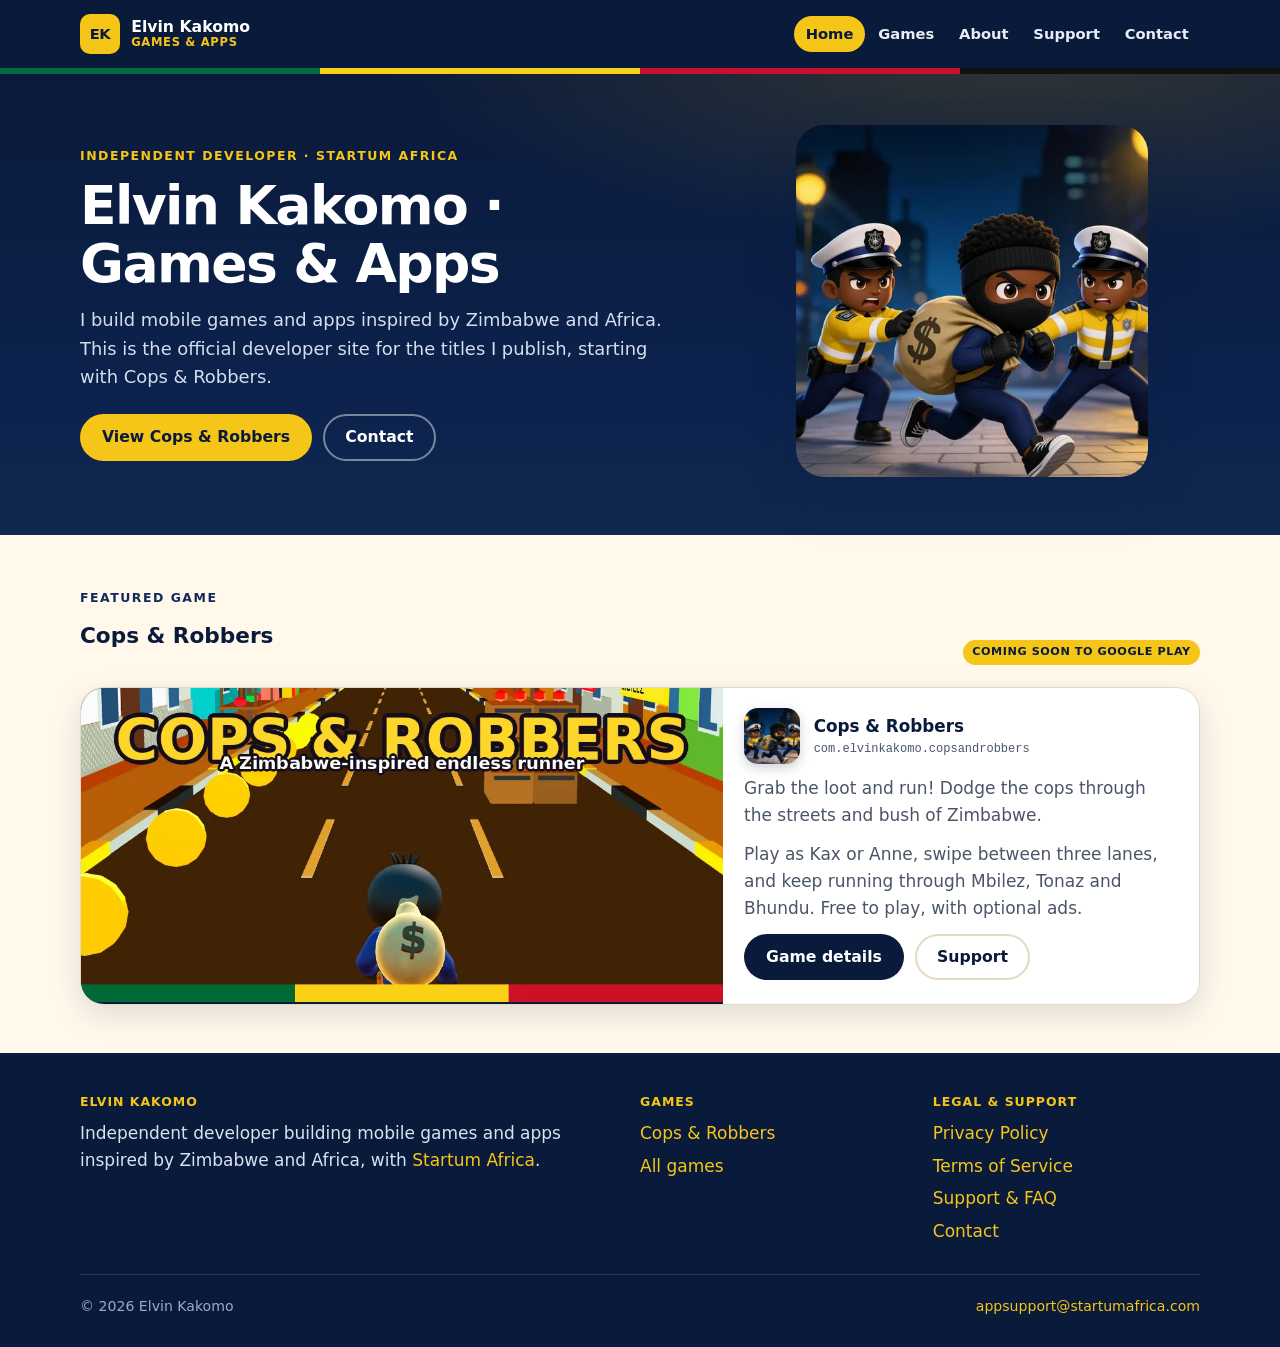
<file: index.html>
<!DOCTYPE html>
<html lang="en">
<head>
  <meta charset="utf-8">
  <meta name="viewport" content="width=device-width, initial-scale=1">
  <meta name="theme-color" content="#0A1A3A">
  <title>Elvin Kakomo · Games &amp; Apps</title>
  <meta name="description" content="Independent developer building mobile games and apps inspired by Zimbabwe and Africa. Home of Cops & Robbers, coming soon to Google Play.">
  <link rel="canonical" href="https://elvinanesu.github.io/">
  <link rel="icon" href="/assets/img/favicon.ico" sizes="any">
  <link rel="icon" type="image/png" sizes="32x32" href="/assets/img/favicon-32.png">
  <link rel="apple-touch-icon" href="/assets/img/apple-touch-icon.png">
  <meta property="og:type" content="website">
  <meta property="og:site_name" content="Elvin Kakomo · Games &amp; Apps">
  <meta property="og:title" content="Elvin Kakomo · Games &amp; Apps">
  <meta property="og:description" content="Independent developer building mobile games and apps inspired by Zimbabwe and Africa. Home of Cops & Robbers, coming soon to Google Play.">
  <meta property="og:url" content="https://elvinanesu.github.io/">
  <meta property="og:image" content="https://elvinanesu.github.io/assets/img/og-image.jpg">
  <meta property="og:image:width" content="1200">
  <meta property="og:image:height" content="630">
  <meta property="og:image:alt" content="Cops &amp; Robbers — a Zimbabwe-inspired endless runner">
  <meta name="twitter:card" content="summary_large_image">
  <meta name="twitter:title" content="Elvin Kakomo · Games &amp; Apps">
  <meta name="twitter:description" content="Independent developer building mobile games and apps inspired by Zimbabwe and Africa. Home of Cops & Robbers, coming soon to Google Play.">
  <meta name="twitter:image" content="https://elvinanesu.github.io/assets/img/og-image.jpg">
  <link rel="stylesheet" href="/assets/css/style.css">
  <script type="application/ld+json">
  {
    "@context": "https://schema.org",
    "@type": "Person",
    "name": "Elvin Kakomo",
    "url": "https://elvinanesu.github.io/",
    "email": "appsupport@startumafrica.com",
    "affiliation": {
      "@type": "Organization",
      "name": "Startum Africa",
      "url": "https://startumafrica.com"
    }
  }
  </script>
</head>
<body>
  <a class="skip" href="#main">Skip to content</a>
  <header class="site-header">
    <div class="wrap header-bar">
      <a class="brand" href="/">
        <span class="brand-mark" aria-hidden="true">EK</span>
        <span class="brand-text">
          <span class="brand-name">Elvin Kakomo</span>
          <span class="brand-tag">Games &amp; Apps</span>
        </span>
      </a>
      <nav class="nav" aria-label="Primary">
        <a href="/" aria-current="page">Home</a>
        <a href="/games.html">Games</a>
        <a href="/about.html">About</a>
        <a href="/support.html">Support</a>
        <a href="/contact.html">Contact</a>
      </nav>
    </div>
    <div class="flag-stripe" aria-hidden="true"></div>
  </header>

  <main id="main">
    <section class="hero">
      <div class="wrap hero-grid">
        <div>
          <p class="kicker">Independent developer · <a href="https://startumafrica.com">Startum Africa</a></p>
          <h1>Elvin Kakomo · Games &amp; Apps</h1>
          <p class="lead">I build mobile games and apps inspired by Zimbabwe and Africa. This is the official developer site for the titles I publish, starting with Cops &amp; Robbers.</p>
          <div class="actions">
            <a class="btn btn-gold" href="/cops-and-robbers/">View Cops &amp; Robbers</a>
            <a class="btn btn-ghost" href="/contact.html">Contact</a>
          </div>
        </div>
        <div class="hero-art">
          <img src="/assets/img/icon.webp" width="512" height="512" alt="Cops &amp; Robbers icon: a robber carrying a loot bag, chased by two police officers.">
        </div>
      </div>
    </section>

    <section class="section" aria-labelledby="featured-heading">
      <div class="wrap">
        <div class="section-head">
          <div>
            <p class="kicker" style="color:var(--navy-2)">Featured game</p>
            <h2 id="featured-heading">Cops &amp; Robbers</h2>
          </div>
          <span class="badge badge-soon">Coming soon to Google Play</span>
        </div>

        <article class="feature-card">
          <div class="art">
            <picture>
              <source type="image/webp" srcset="/assets/img/feature.webp">
              <img src="/assets/img/feature.jpg" width="1024" height="500" alt="Cops &amp; Robbers feature art: running down a three-lane street, collecting gold coins, with a Zimbabwe-flag colour stripe.">
            </picture>
          </div>
          <div class="body">
            <div class="title-row">
              <img src="/assets/img/icon-256.webp" width="256" height="256" alt="">
              <div>
                <h3>Cops &amp; Robbers</h3>
                <p class="pkg">com.elvinkakomo.copsandrobbers</p>
              </div>
            </div>
            <p>Grab the loot and run! Dodge the cops through the streets and bush of Zimbabwe.</p>
            <p>Play as Kax or Anne, swipe between three lanes, and keep running through Mbilez, Tonaz and Bhundu. Free to play, with optional ads.</p>
            <div class="actions">
              <a class="btn btn-navy" href="/cops-and-robbers/">Game details</a>
              <a class="btn btn-outline" href="/support.html">Support</a>
            </div>
          </div>
        </article>
      </div>
    </section>
  </main>
  <footer class="site-footer">
    <div class="wrap">
      <div class="footer-grid">
        <div>
          <h2>Elvin Kakomo</h2>
          <p>Independent developer building mobile games and apps inspired by Zimbabwe and Africa, with <a href="https://startumafrica.com">Startum Africa</a>.</p>
        </div>
        <div>
          <h2>Games</h2>
          <ul class="footer-links">
            <li><a href="/cops-and-robbers/">Cops &amp; Robbers</a></li>
            <li><a href="/games.html">All games</a></li>
          </ul>
        </div>
        <div>
          <h2>Legal &amp; support</h2>
          <ul class="footer-links">
            <li><a href="/cops-and-robbers/privacy.html">Privacy Policy</a></li>
            <li><a href="/cops-and-robbers/terms.html">Terms of Service</a></li>
            <li><a href="/support.html">Support &amp; FAQ</a></li>
            <li><a href="/contact.html">Contact</a></li>
          </ul>
        </div>
      </div>
      <div class="footer-bottom">
        <p>© 2026 Elvin Kakomo</p>
        <p><a href="mailto:appsupport@startumafrica.com">appsupport@startumafrica.com</a></p>
      </div>
    </div>
  </footer>
</body>
</html>
</file>
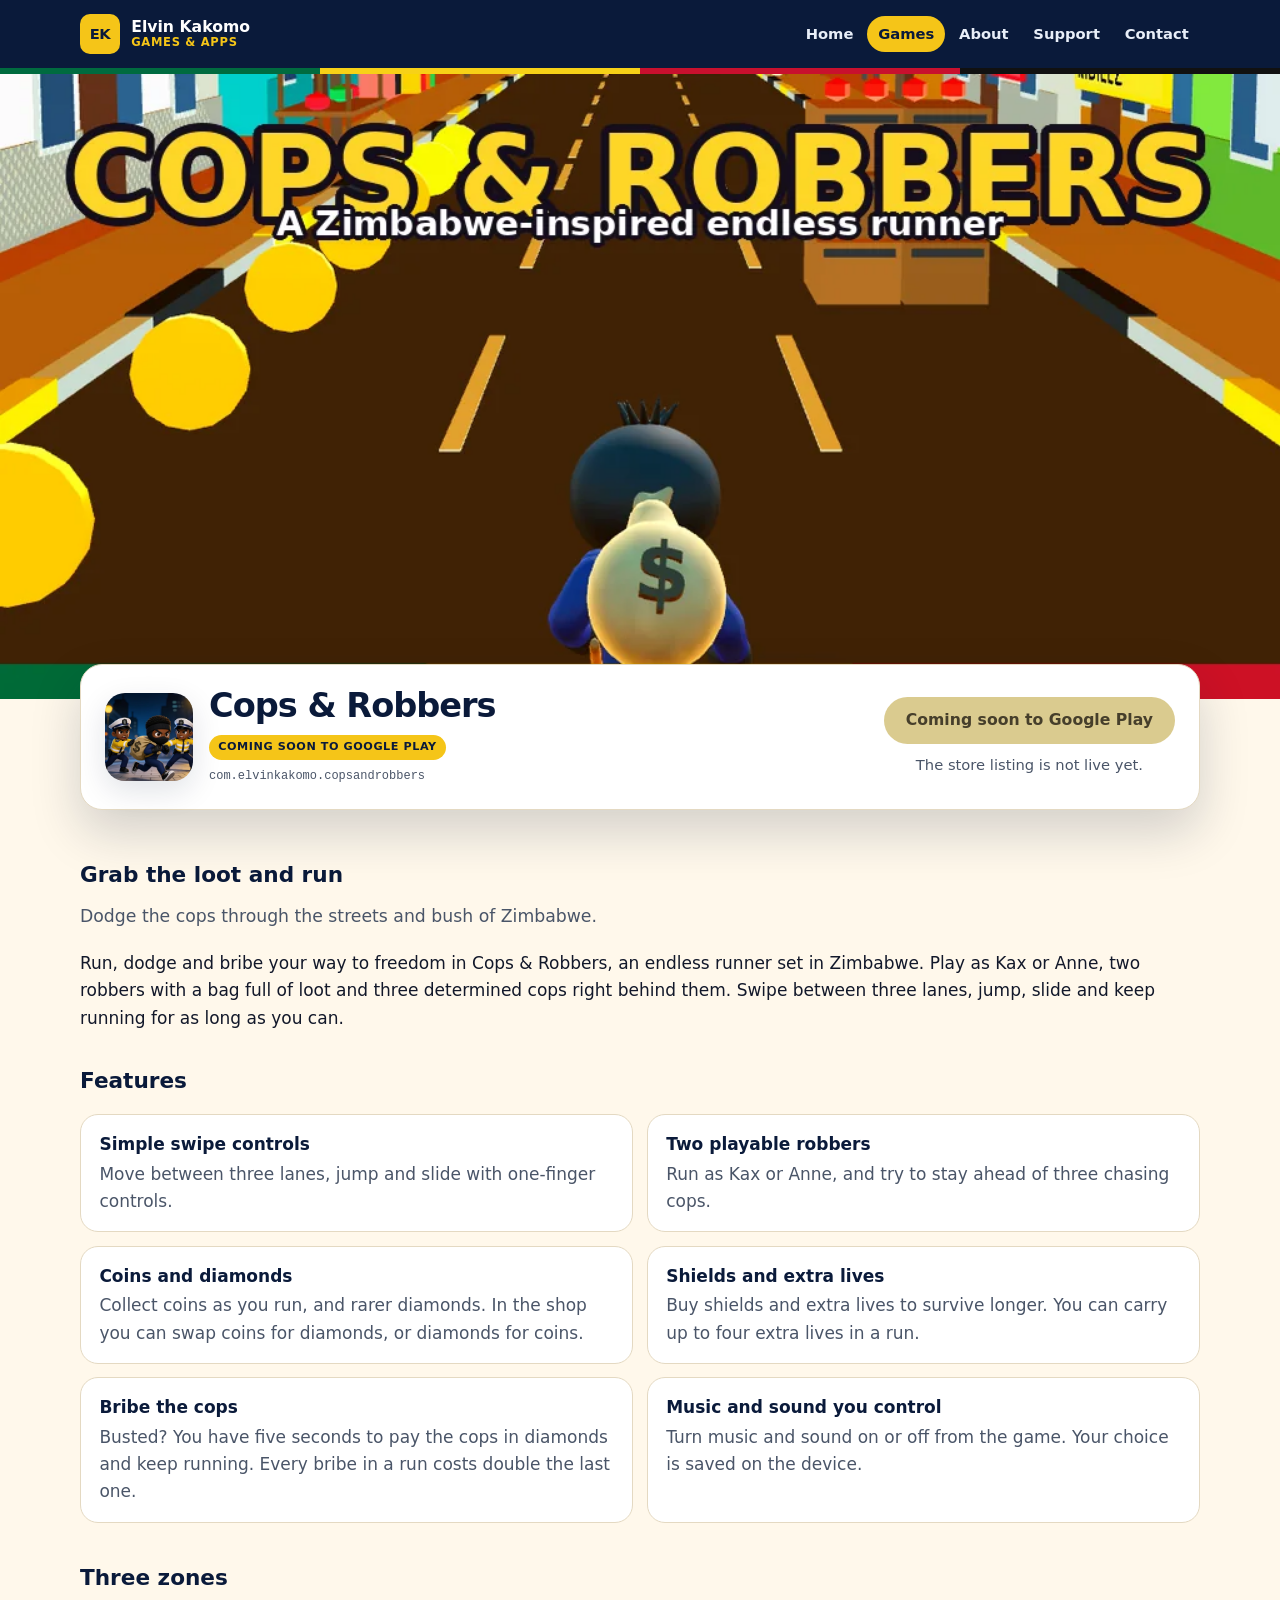
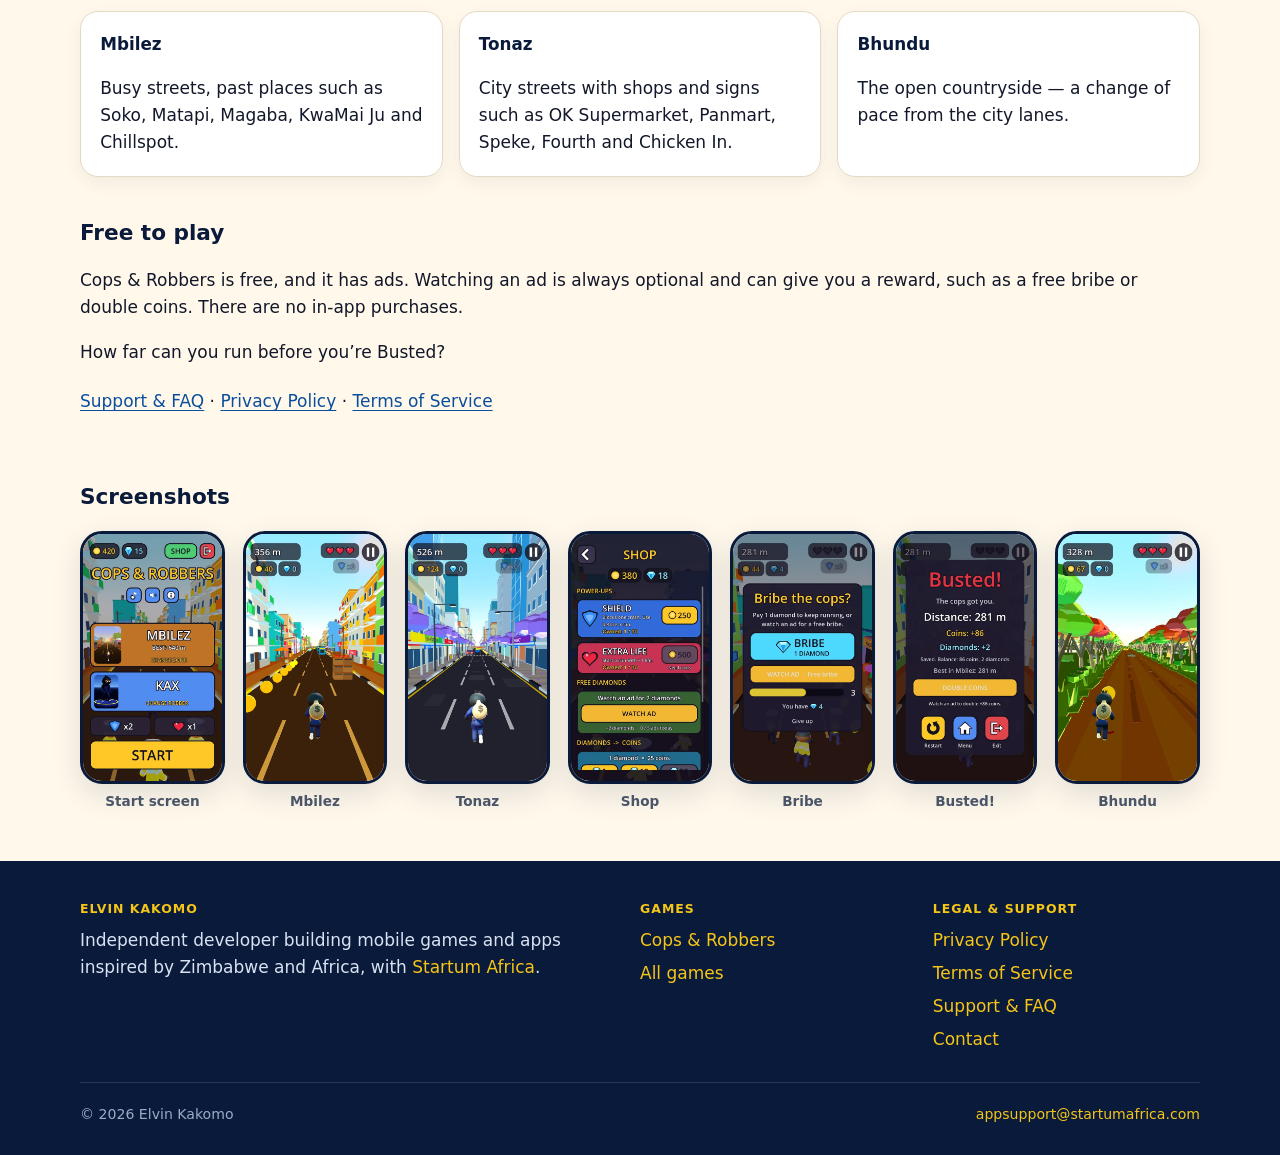
<file: cops-and-robbers/index.html>
<!DOCTYPE html>
<html lang="en">
<head>
  <meta charset="utf-8">
  <meta name="viewport" content="width=device-width, initial-scale=1">
  <meta name="theme-color" content="#0A1A3A">
  <title>Cops &amp; Robbers — Elvin Kakomo</title>
  <meta name="description" content="Grab the loot and run! Dodge the cops through the streets and bush of Zimbabwe. A 3D endless runner by Elvin Kakomo, coming soon to Google Play.">
  <link rel="canonical" href="https://elvinanesu.github.io/cops-and-robbers/">
  <link rel="icon" href="/assets/img/favicon.ico" sizes="any">
  <link rel="icon" type="image/png" sizes="32x32" href="/assets/img/favicon-32.png">
  <link rel="apple-touch-icon" href="/assets/img/apple-touch-icon.png">
  <meta property="og:type" content="website">
  <meta property="og:site_name" content="Elvin Kakomo · Games &amp; Apps">
  <meta property="og:title" content="Cops &amp; Robbers — Coming soon to Google Play">
  <meta property="og:description" content="Grab the loot and run! Dodge the cops through the streets and bush of Zimbabwe. A 3D endless runner by Elvin Kakomo, coming soon to Google Play.">
  <meta property="og:url" content="https://elvinanesu.github.io/cops-and-robbers/">
  <meta property="og:image" content="https://elvinanesu.github.io/assets/img/og-image.jpg">
  <meta property="og:image:width" content="1200">
  <meta property="og:image:height" content="630">
  <meta property="og:image:alt" content="Cops &amp; Robbers — a Zimbabwe-inspired endless runner">
  <meta name="twitter:card" content="summary_large_image">
  <meta name="twitter:title" content="Cops &amp; Robbers — Coming soon to Google Play">
  <meta name="twitter:description" content="Grab the loot and run! Dodge the cops through the streets and bush of Zimbabwe. A 3D endless runner by Elvin Kakomo, coming soon to Google Play.">
  <meta name="twitter:image" content="https://elvinanesu.github.io/assets/img/og-image.jpg">
  <link rel="stylesheet" href="/assets/css/style.css">
  <script type="application/ld+json">
  {
    "@context": "https://schema.org",
    "@type": "SoftwareApplication",
    "name": "Cops & Robbers",
    "operatingSystem": "Android",
    "applicationCategory": "GameApplication",
    "genre": "Arcade",
    "description": "Grab the loot and run! Dodge the cops through the streets and bush of Zimbabwe.",
    "offers": {
      "@type": "Offer",
      "price": "0",
      "priceCurrency": "USD",
      "availability": "https://schema.org/PreOrder"
    },
    "author": {
      "@type": "Person",
      "name": "Elvin Kakomo",
      "url": "https://elvinanesu.github.io/"
    }
  }
  </script>
</head>
<body>
  <a class="skip" href="#main">Skip to content</a>
  <header class="site-header">
    <div class="wrap header-bar">
      <a class="brand" href="/">
        <span class="brand-mark" aria-hidden="true">EK</span>
        <span class="brand-text">
          <span class="brand-name">Elvin Kakomo</span>
          <span class="brand-tag">Games &amp; Apps</span>
        </span>
      </a>
      <nav class="nav" aria-label="Primary">
        <a href="/">Home</a>
        <a href="/games.html" aria-current="page">Games</a>
        <a href="/about.html">About</a>
        <a href="/support.html">Support</a>
        <a href="/contact.html">Contact</a>
      </nav>
    </div>
    <div class="flag-stripe" aria-hidden="true"></div>
  </header>

  <main id="main">
    <section class="game-banner">
      <picture>
        <source type="image/webp" srcset="/assets/img/feature.webp">
        <img class="banner" src="/assets/img/feature.jpg" width="1024" height="500" alt="Cops &amp; Robbers: running down a three-lane street, collecting gold coins, with a Zimbabwe-flag colour stripe.">
      </picture>
    </section>

    <div class="section" style="padding-top:0">
      <div class="wrap game-intro">
        <div class="card">
          <div class="game-identity">
            <img src="/assets/img/icon.webp" width="512" height="512" alt="Cops &amp; Robbers app icon.">
            <div>
              <h1>Cops &amp; Robbers</h1>
              <span class="badge badge-soon">Coming soon to Google Play</span>
              <p class="pkg" style="margin:.45rem 0 0">com.elvinkakomo.copsandrobbers</p>
            </div>
          </div>
          <div>
            <!-- PLAY STORE LINK
                 href is already the final listing URL.
                 When the game is live on Google Play:
                 1. Remove the "is-disabled" class
                 2. Remove aria-disabled="true" and tabindex="-1"
                 3. Change the label to "Get it on Google Play"
            -->
            <a class="btn btn-play is-disabled"
               href="https://play.google.com/store/apps/details?id=com.elvinkakomo.copsandrobbers"
               aria-disabled="true"
               tabindex="-1">Coming soon to Google Play</a>
            <p class="note" style="margin-top:.55rem;text-align:center">The store listing is not live yet.</p>
          </div>
        </div>
      </div>
    </div>

    <section class="section" style="padding-top:0" aria-labelledby="about-game">
      <div class="wrap">
        <h2 id="about-game">Grab the loot and run</h2>
        <p class="lede">Dodge the cops through the streets and bush of Zimbabwe.</p>
        <p>Run, dodge and bribe your way to freedom in Cops &amp; Robbers, an endless runner set in Zimbabwe. Play as Kax or Anne, two robbers with a bag full of loot and three determined cops right behind them. Swipe between three lanes, jump, slide and keep running for as long as you can.</p>

        <h2 style="margin-top:2rem">Features</h2>
        <ul class="icon-list grid-2" style="margin-top:1rem">
          <li><strong>Simple swipe controls</strong><span>Move between three lanes, jump and slide with one-finger controls.</span></li>
          <li><strong>Two playable robbers</strong><span>Run as Kax or Anne, and try to stay ahead of three chasing cops.</span></li>
          <li><strong>Coins and diamonds</strong><span>Collect coins as you run, and rarer diamonds. In the shop you can swap coins for diamonds, or diamonds for coins.</span></li>
          <li><strong>Shields and extra lives</strong><span>Buy shields and extra lives to survive longer. You can carry up to four extra lives in a run.</span></li>
          <li><strong>Bribe the cops</strong><span>Busted? You have five seconds to pay the cops in diamonds and keep running. Every bribe in a run costs double the last one.</span></li>
          <li><strong>Music and sound you control</strong><span>Turn music and sound on or off from the game. Your choice is saved on the device.</span></li>
        </ul>

        <h2 style="margin-top:2.4rem">Three zones</h2>
        <div class="grid-3" style="margin-top:1rem">
          <article class="panel">
            <h3>Mbilez</h3>
            <p>Busy streets, past places such as Soko, Matapi, Magaba, KwaMai Ju and Chillspot.</p>
          </article>
          <article class="panel">
            <h3>Tonaz</h3>
            <p>City streets with shops and signs such as OK Supermarket, Panmart, Speke, Fourth and Chicken In.</p>
          </article>
          <article class="panel">
            <h3>Bhundu</h3>
            <p>The open countryside — a change of pace from the city lanes.</p>
          </article>
        </div>

        <h2 style="margin-top:2.4rem">Free to play</h2>
        <p>Cops &amp; Robbers is free, and it has ads. Watching an ad is always optional and can give you a reward, such as a free bribe or double coins. There are no in-app purchases.</p>
        <p>How far can you run before you’re Busted?</p>

        <p style="margin-top:1.4rem"><a href="/support.html">Support &amp; FAQ</a> · <a href="/cops-and-robbers/privacy.html">Privacy Policy</a> · <a href="/cops-and-robbers/terms.html">Terms of Service</a></p>
      </div>
    </section>

    <section class="section" style="padding-top:0" aria-labelledby="shots-heading">
      <div class="wrap">
        <h2 id="shots-heading">Screenshots</h2>
        <ul class="gallery" style="margin-top:1rem">
          <li>
            <figure>
              <picture>
                <source type="image/webp" srcset="/assets/img/phone-01-start.webp">
                <img src="/assets/img/phone-01-start.jpg" width="540" height="960" alt="Start screen of Cops &amp; Robbers, with the robbers ready to run.">
              </picture>
              <figcaption>Start screen</figcaption>
            </figure>
          </li>
          <li>
            <figure>
              <picture>
                <source type="image/webp" srcset="/assets/img/phone-02-mbilez.webp">
                <img src="/assets/img/phone-02-mbilez.jpg" width="540" height="960" alt="A run through Mbilez, the busy street zone.">
              </picture>
              <figcaption>Mbilez</figcaption>
            </figure>
          </li>
          <li>
            <figure>
              <picture>
                <source type="image/webp" srcset="/assets/img/phone-03-tonaz.webp">
                <img src="/assets/img/phone-03-tonaz.jpg" width="540" height="960" alt="A run through Tonaz, the city zone.">
              </picture>
              <figcaption>Tonaz</figcaption>
            </figure>
          </li>
          <li>
            <figure>
              <picture>
                <source type="image/webp" srcset="/assets/img/phone-04-shop.webp">
                <img src="/assets/img/phone-04-shop.jpg" width="540" height="960" alt="The in-game shop, where coins and diamonds can be exchanged.">
              </picture>
              <figcaption>Shop</figcaption>
            </figure>
          </li>
          <li>
            <figure>
              <picture>
                <source type="image/webp" srcset="/assets/img/phone-05-bribe.webp">
                <img src="/assets/img/phone-05-bribe.jpg" width="540" height="960" alt="The bribe prompt, shown for five seconds after you are caught.">
              </picture>
              <figcaption>Bribe</figcaption>
            </figure>
          </li>
          <li>
            <figure>
              <picture>
                <source type="image/webp" srcset="/assets/img/phone-06-busted.webp">
                <img src="/assets/img/phone-06-busted.jpg" width="540" height="960" alt="The Busted screen after a run ends.">
              </picture>
              <figcaption>Busted!</figcaption>
            </figure>
          </li>
          <li>
            <figure>
              <picture>
                <source type="image/webp" srcset="/assets/img/phone-07-bhundu.webp">
                <img src="/assets/img/phone-07-bhundu.jpg" width="540" height="960" alt="A run through Bhundu, the countryside zone.">
              </picture>
              <figcaption>Bhundu</figcaption>
            </figure>
          </li>
        </ul>
      </div>
    </section>
  </main>
  <footer class="site-footer">
    <div class="wrap">
      <div class="footer-grid">
        <div>
          <h2>Elvin Kakomo</h2>
          <p>Independent developer building mobile games and apps inspired by Zimbabwe and Africa, with <a href="https://startumafrica.com">Startum Africa</a>.</p>
        </div>
        <div>
          <h2>Games</h2>
          <ul class="footer-links">
            <li><a href="/cops-and-robbers/">Cops &amp; Robbers</a></li>
            <li><a href="/games.html">All games</a></li>
          </ul>
        </div>
        <div>
          <h2>Legal &amp; support</h2>
          <ul class="footer-links">
            <li><a href="/cops-and-robbers/privacy.html">Privacy Policy</a></li>
            <li><a href="/cops-and-robbers/terms.html">Terms of Service</a></li>
            <li><a href="/support.html">Support &amp; FAQ</a></li>
            <li><a href="/contact.html">Contact</a></li>
          </ul>
        </div>
      </div>
      <div class="footer-bottom">
        <p>© 2026 Elvin Kakomo</p>
        <p><a href="mailto:appsupport@startumafrica.com">appsupport@startumafrica.com</a></p>
      </div>
    </div>
  </footer>
</body>
</html>
</file>
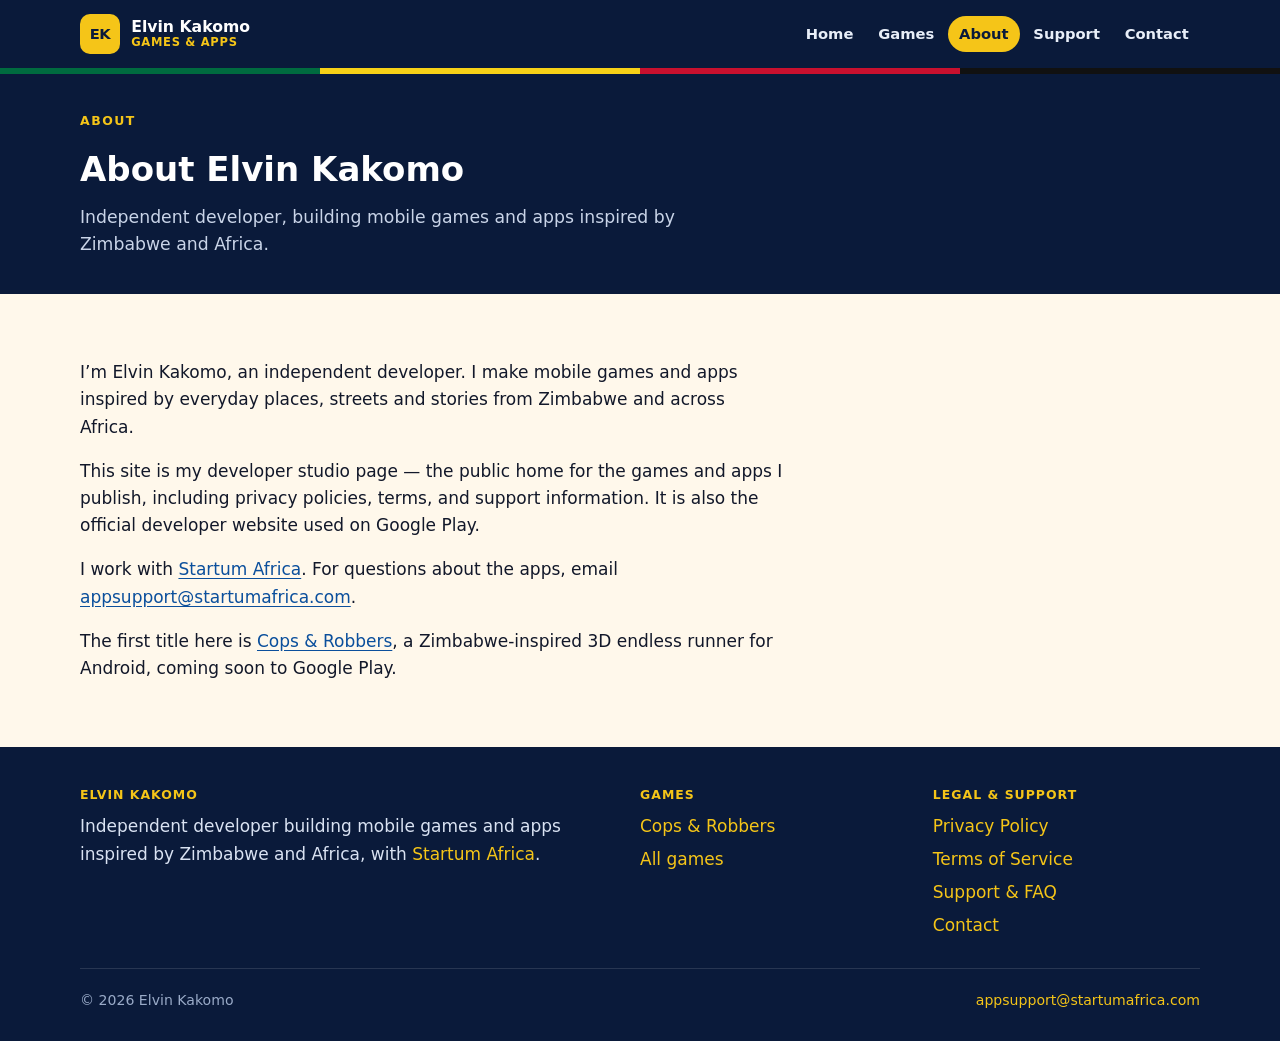
<file: about.html>
<!DOCTYPE html>
<html lang="en">
<head>
  <meta charset="utf-8">
  <meta name="viewport" content="width=device-width, initial-scale=1">
  <meta name="theme-color" content="#0A1A3A">
  <title>About — Elvin Kakomo</title>
  <meta name="description" content="Elvin Kakomo is an independent developer building mobile games and apps inspired by Zimbabwe and Africa, with Startum Africa.">
  <link rel="canonical" href="https://elvinanesu.github.io/about.html">
  <link rel="icon" href="/assets/img/favicon.ico" sizes="any">
  <link rel="icon" type="image/png" sizes="32x32" href="/assets/img/favicon-32.png">
  <link rel="apple-touch-icon" href="/assets/img/apple-touch-icon.png">
  <meta property="og:type" content="website">
  <meta property="og:site_name" content="Elvin Kakomo · Games &amp; Apps">
  <meta property="og:title" content="About — Elvin Kakomo">
  <meta property="og:description" content="Elvin Kakomo is an independent developer building mobile games and apps inspired by Zimbabwe and Africa, with Startum Africa.">
  <meta property="og:url" content="https://elvinanesu.github.io/about.html">
  <meta property="og:image" content="https://elvinanesu.github.io/assets/img/og-image.jpg">
  <meta property="og:image:width" content="1200">
  <meta property="og:image:height" content="630">
  <meta property="og:image:alt" content="Cops &amp; Robbers — a Zimbabwe-inspired endless runner">
  <meta name="twitter:card" content="summary_large_image">
  <meta name="twitter:title" content="About — Elvin Kakomo">
  <meta name="twitter:description" content="Elvin Kakomo is an independent developer building mobile games and apps inspired by Zimbabwe and Africa, with Startum Africa.">
  <meta name="twitter:image" content="https://elvinanesu.github.io/assets/img/og-image.jpg">
  <link rel="stylesheet" href="/assets/css/style.css">
</head>
<body>
  <a class="skip" href="#main">Skip to content</a>
  <header class="site-header">
    <div class="wrap header-bar">
      <a class="brand" href="/">
        <span class="brand-mark" aria-hidden="true">EK</span>
        <span class="brand-text">
          <span class="brand-name">Elvin Kakomo</span>
          <span class="brand-tag">Games &amp; Apps</span>
        </span>
      </a>
      <nav class="nav" aria-label="Primary">
        <a href="/">Home</a>
        <a href="/games.html">Games</a>
        <a href="/about.html" aria-current="page">About</a>
        <a href="/support.html">Support</a>
        <a href="/contact.html">Contact</a>
      </nav>
    </div>
    <div class="flag-stripe" aria-hidden="true"></div>
  </header>

  <main id="main">
    <header class="page-hero">
      <div class="wrap">
        <p class="kicker">About</p>
        <h1>About Elvin Kakomo</h1>
        <p class="lede">Independent developer, building mobile games and apps inspired by Zimbabwe and Africa.</p>
      </div>
    </header>

    <section class="section">
      <div class="wrap"><div class="prose">
        <p>I’m Elvin Kakomo, an independent developer. I make mobile games and apps inspired by everyday places, streets and stories from Zimbabwe and across Africa.</p>
        <p>This site is my developer studio page — the public home for the games and apps I publish, including privacy policies, terms, and support information. It is also the official developer website used on Google Play.</p>
        <p>I work with <a href="https://startumafrica.com">Startum Africa</a>. For questions about the apps, email <a href="mailto:appsupport@startumafrica.com">appsupport@startumafrica.com</a>.</p>
        <p>The first title here is <a href="/cops-and-robbers/">Cops &amp; Robbers</a>, a Zimbabwe-inspired 3D endless runner for Android, coming soon to Google Play.</p>
      </div></div>
    </section>
  </main>
  <footer class="site-footer">
    <div class="wrap">
      <div class="footer-grid">
        <div>
          <h2>Elvin Kakomo</h2>
          <p>Independent developer building mobile games and apps inspired by Zimbabwe and Africa, with <a href="https://startumafrica.com">Startum Africa</a>.</p>
        </div>
        <div>
          <h2>Games</h2>
          <ul class="footer-links">
            <li><a href="/cops-and-robbers/">Cops &amp; Robbers</a></li>
            <li><a href="/games.html">All games</a></li>
          </ul>
        </div>
        <div>
          <h2>Legal &amp; support</h2>
          <ul class="footer-links">
            <li><a href="/cops-and-robbers/privacy.html">Privacy Policy</a></li>
            <li><a href="/cops-and-robbers/terms.html">Terms of Service</a></li>
            <li><a href="/support.html">Support &amp; FAQ</a></li>
            <li><a href="/contact.html">Contact</a></li>
          </ul>
        </div>
      </div>
      <div class="footer-bottom">
        <p>© 2026 Elvin Kakomo</p>
        <p><a href="mailto:appsupport@startumafrica.com">appsupport@startumafrica.com</a></p>
      </div>
    </div>
  </footer>
</body>
</html>
</file>
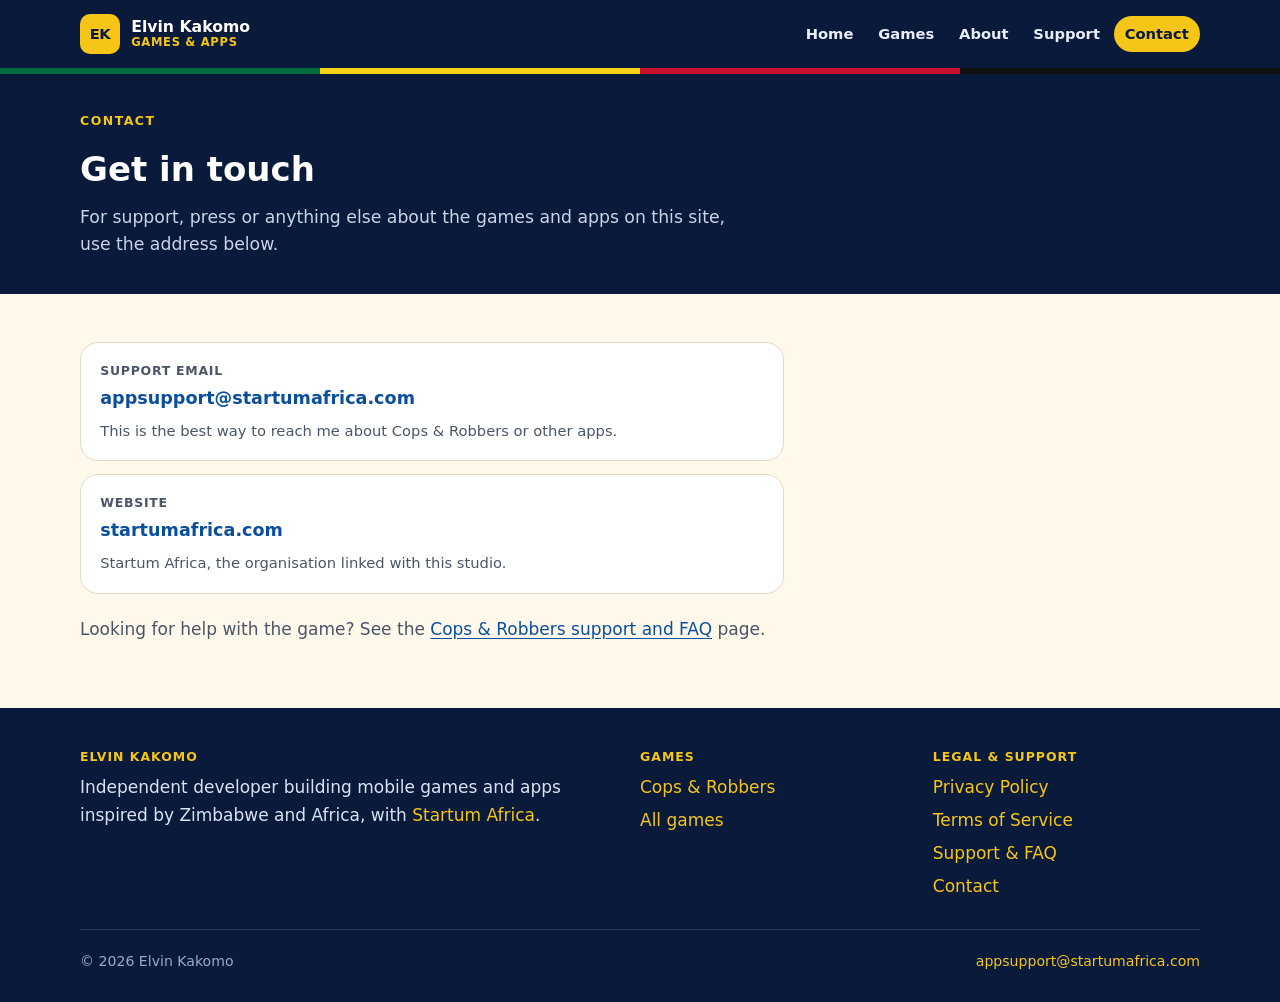
<file: contact.html>
<!DOCTYPE html>
<html lang="en">
<head>
  <meta charset="utf-8">
  <meta name="viewport" content="width=device-width, initial-scale=1">
  <meta name="theme-color" content="#0A1A3A">
  <title>Contact — Elvin Kakomo</title>
  <meta name="description" content="Contact Elvin Kakomo and Startum Africa about Cops & Robbers or other apps. Email appsupport@startumafrica.com.">
  <link rel="canonical" href="https://elvinanesu.github.io/contact.html">
  <link rel="icon" href="/assets/img/favicon.ico" sizes="any">
  <link rel="icon" type="image/png" sizes="32x32" href="/assets/img/favicon-32.png">
  <link rel="apple-touch-icon" href="/assets/img/apple-touch-icon.png">
  <meta property="og:type" content="website">
  <meta property="og:site_name" content="Elvin Kakomo · Games &amp; Apps">
  <meta property="og:title" content="Contact — Elvin Kakomo">
  <meta property="og:description" content="Contact Elvin Kakomo and Startum Africa about Cops & Robbers or other apps. Email appsupport@startumafrica.com.">
  <meta property="og:url" content="https://elvinanesu.github.io/contact.html">
  <meta property="og:image" content="https://elvinanesu.github.io/assets/img/og-image.jpg">
  <meta property="og:image:width" content="1200">
  <meta property="og:image:height" content="630">
  <meta property="og:image:alt" content="Cops &amp; Robbers — a Zimbabwe-inspired endless runner">
  <meta name="twitter:card" content="summary_large_image">
  <meta name="twitter:title" content="Contact — Elvin Kakomo">
  <meta name="twitter:description" content="Contact Elvin Kakomo and Startum Africa about Cops & Robbers or other apps. Email appsupport@startumafrica.com.">
  <meta name="twitter:image" content="https://elvinanesu.github.io/assets/img/og-image.jpg">
  <link rel="stylesheet" href="/assets/css/style.css">
</head>
<body>
  <a class="skip" href="#main">Skip to content</a>
  <header class="site-header">
    <div class="wrap header-bar">
      <a class="brand" href="/">
        <span class="brand-mark" aria-hidden="true">EK</span>
        <span class="brand-text">
          <span class="brand-name">Elvin Kakomo</span>
          <span class="brand-tag">Games &amp; Apps</span>
        </span>
      </a>
      <nav class="nav" aria-label="Primary">
        <a href="/">Home</a>
        <a href="/games.html">Games</a>
        <a href="/about.html">About</a>
        <a href="/support.html">Support</a>
        <a href="/contact.html" aria-current="page">Contact</a>
      </nav>
    </div>
    <div class="flag-stripe" aria-hidden="true"></div>
  </header>

  <main id="main">
    <header class="page-hero">
      <div class="wrap">
        <p class="kicker">Contact</p>
        <h1>Get in touch</h1>
        <p class="lede">For support, press or anything else about the games and apps on this site, use the address below.</p>
      </div>
    </header>

    <section class="section">
      <div class="wrap"><div class="prose">
        <ul class="contact-list">
          <li>
            <div class="label">Support email</div>
            <a href="mailto:appsupport@startumafrica.com">appsupport@startumafrica.com</a>
            <p class="note" style="margin-top:.45rem">This is the best way to reach me about Cops &amp; Robbers or other apps.</p>
          </li>
          <li>
            <div class="label">Website</div>
            <a href="https://startumafrica.com">startumafrica.com</a>
            <p class="note" style="margin-top:.45rem">Startum Africa, the organisation linked with this studio.</p>
          </li>
        </ul>
        <p class="muted" style="margin-top:1.4rem">Looking for help with the game? See the <a href="/support.html">Cops &amp; Robbers support and FAQ</a> page.</p>
      </div></div>
    </section>
  </main>
  <footer class="site-footer">
    <div class="wrap">
      <div class="footer-grid">
        <div>
          <h2>Elvin Kakomo</h2>
          <p>Independent developer building mobile games and apps inspired by Zimbabwe and Africa, with <a href="https://startumafrica.com">Startum Africa</a>.</p>
        </div>
        <div>
          <h2>Games</h2>
          <ul class="footer-links">
            <li><a href="/cops-and-robbers/">Cops &amp; Robbers</a></li>
            <li><a href="/games.html">All games</a></li>
          </ul>
        </div>
        <div>
          <h2>Legal &amp; support</h2>
          <ul class="footer-links">
            <li><a href="/cops-and-robbers/privacy.html">Privacy Policy</a></li>
            <li><a href="/cops-and-robbers/terms.html">Terms of Service</a></li>
            <li><a href="/support.html">Support &amp; FAQ</a></li>
            <li><a href="/contact.html">Contact</a></li>
          </ul>
        </div>
      </div>
      <div class="footer-bottom">
        <p>© 2026 Elvin Kakomo</p>
        <p><a href="mailto:appsupport@startumafrica.com">appsupport@startumafrica.com</a></p>
      </div>
    </div>
  </footer>
</body>
</html>
</file>
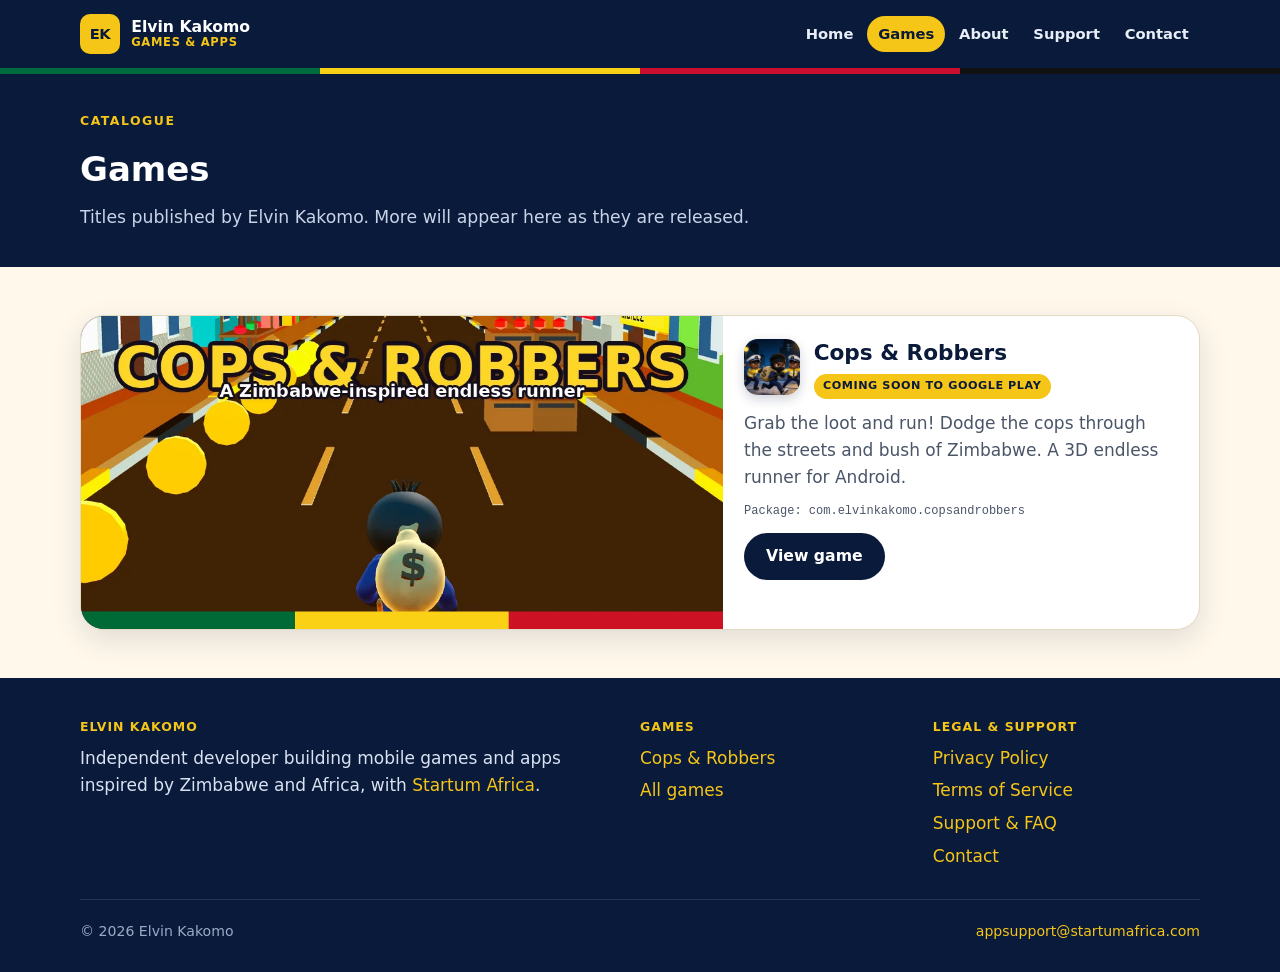
<file: games.html>
<!DOCTYPE html>
<html lang="en">
<head>
  <meta charset="utf-8">
  <meta name="viewport" content="width=device-width, initial-scale=1">
  <meta name="theme-color" content="#0A1A3A">
  <title>Games — Elvin Kakomo</title>
  <meta name="description" content="Mobile games by Elvin Kakomo. Cops & Robbers, a Zimbabwe-inspired endless runner, is coming soon to Google Play.">
  <link rel="canonical" href="https://elvinanesu.github.io/games.html">
  <link rel="icon" href="/assets/img/favicon.ico" sizes="any">
  <link rel="icon" type="image/png" sizes="32x32" href="/assets/img/favicon-32.png">
  <link rel="apple-touch-icon" href="/assets/img/apple-touch-icon.png">
  <meta property="og:type" content="website">
  <meta property="og:site_name" content="Elvin Kakomo · Games &amp; Apps">
  <meta property="og:title" content="Games — Elvin Kakomo">
  <meta property="og:description" content="Mobile games by Elvin Kakomo. Cops & Robbers, a Zimbabwe-inspired endless runner, is coming soon to Google Play.">
  <meta property="og:url" content="https://elvinanesu.github.io/games.html">
  <meta property="og:image" content="https://elvinanesu.github.io/assets/img/og-image.jpg">
  <meta property="og:image:width" content="1200">
  <meta property="og:image:height" content="630">
  <meta property="og:image:alt" content="Cops &amp; Robbers — a Zimbabwe-inspired endless runner">
  <meta name="twitter:card" content="summary_large_image">
  <meta name="twitter:title" content="Games — Elvin Kakomo">
  <meta name="twitter:description" content="Mobile games by Elvin Kakomo. Cops & Robbers, a Zimbabwe-inspired endless runner, is coming soon to Google Play.">
  <meta name="twitter:image" content="https://elvinanesu.github.io/assets/img/og-image.jpg">
  <link rel="stylesheet" href="/assets/css/style.css">
</head>
<body>
  <a class="skip" href="#main">Skip to content</a>
  <header class="site-header">
    <div class="wrap header-bar">
      <a class="brand" href="/">
        <span class="brand-mark" aria-hidden="true">EK</span>
        <span class="brand-text">
          <span class="brand-name">Elvin Kakomo</span>
          <span class="brand-tag">Games &amp; Apps</span>
        </span>
      </a>
      <nav class="nav" aria-label="Primary">
        <a href="/">Home</a>
        <a href="/games.html" aria-current="page">Games</a>
        <a href="/about.html">About</a>
        <a href="/support.html">Support</a>
        <a href="/contact.html">Contact</a>
      </nav>
    </div>
    <div class="flag-stripe" aria-hidden="true"></div>
  </header>

  <main id="main">
    <header class="page-hero">
      <div class="wrap">
        <p class="kicker">Catalogue</p>
        <h1>Games</h1>
        <p class="lede">Titles published by Elvin Kakomo. More will appear here as they are released.</p>
      </div>
    </header>

    <section class="section">
      <div class="wrap">
        <article class="feature-card">
          <div class="art">
            <picture>
              <source type="image/webp" srcset="/assets/img/feature.webp">
              <img src="/assets/img/feature.jpg" width="1024" height="500" alt="Cops &amp; Robbers feature art: running down a three-lane street and collecting gold coins.">
            </picture>
          </div>
          <div class="body">
            <div class="title-row">
              <img src="/assets/img/icon-256.webp" width="256" height="256" alt="">
              <div>
                <h2>Cops &amp; Robbers</h2>
                <span class="badge badge-soon">Coming soon to Google Play</span>
              </div>
            </div>
            <p>Grab the loot and run! Dodge the cops through the streets and bush of Zimbabwe. A 3D endless runner for Android.</p>
            <p class="pkg">Package: com.elvinkakomo.copsandrobbers</p>
            <div class="actions">
              <a class="btn btn-navy" href="/cops-and-robbers/">View game</a>
            </div>
          </div>
        </article>
      </div>
    </section>
  </main>
  <footer class="site-footer">
    <div class="wrap">
      <div class="footer-grid">
        <div>
          <h2>Elvin Kakomo</h2>
          <p>Independent developer building mobile games and apps inspired by Zimbabwe and Africa, with <a href="https://startumafrica.com">Startum Africa</a>.</p>
        </div>
        <div>
          <h2>Games</h2>
          <ul class="footer-links">
            <li><a href="/cops-and-robbers/">Cops &amp; Robbers</a></li>
            <li><a href="/games.html">All games</a></li>
          </ul>
        </div>
        <div>
          <h2>Legal &amp; support</h2>
          <ul class="footer-links">
            <li><a href="/cops-and-robbers/privacy.html">Privacy Policy</a></li>
            <li><a href="/cops-and-robbers/terms.html">Terms of Service</a></li>
            <li><a href="/support.html">Support &amp; FAQ</a></li>
            <li><a href="/contact.html">Contact</a></li>
          </ul>
        </div>
      </div>
      <div class="footer-bottom">
        <p>© 2026 Elvin Kakomo</p>
        <p><a href="mailto:appsupport@startumafrica.com">appsupport@startumafrica.com</a></p>
      </div>
    </div>
  </footer>
</body>
</html>
</file>
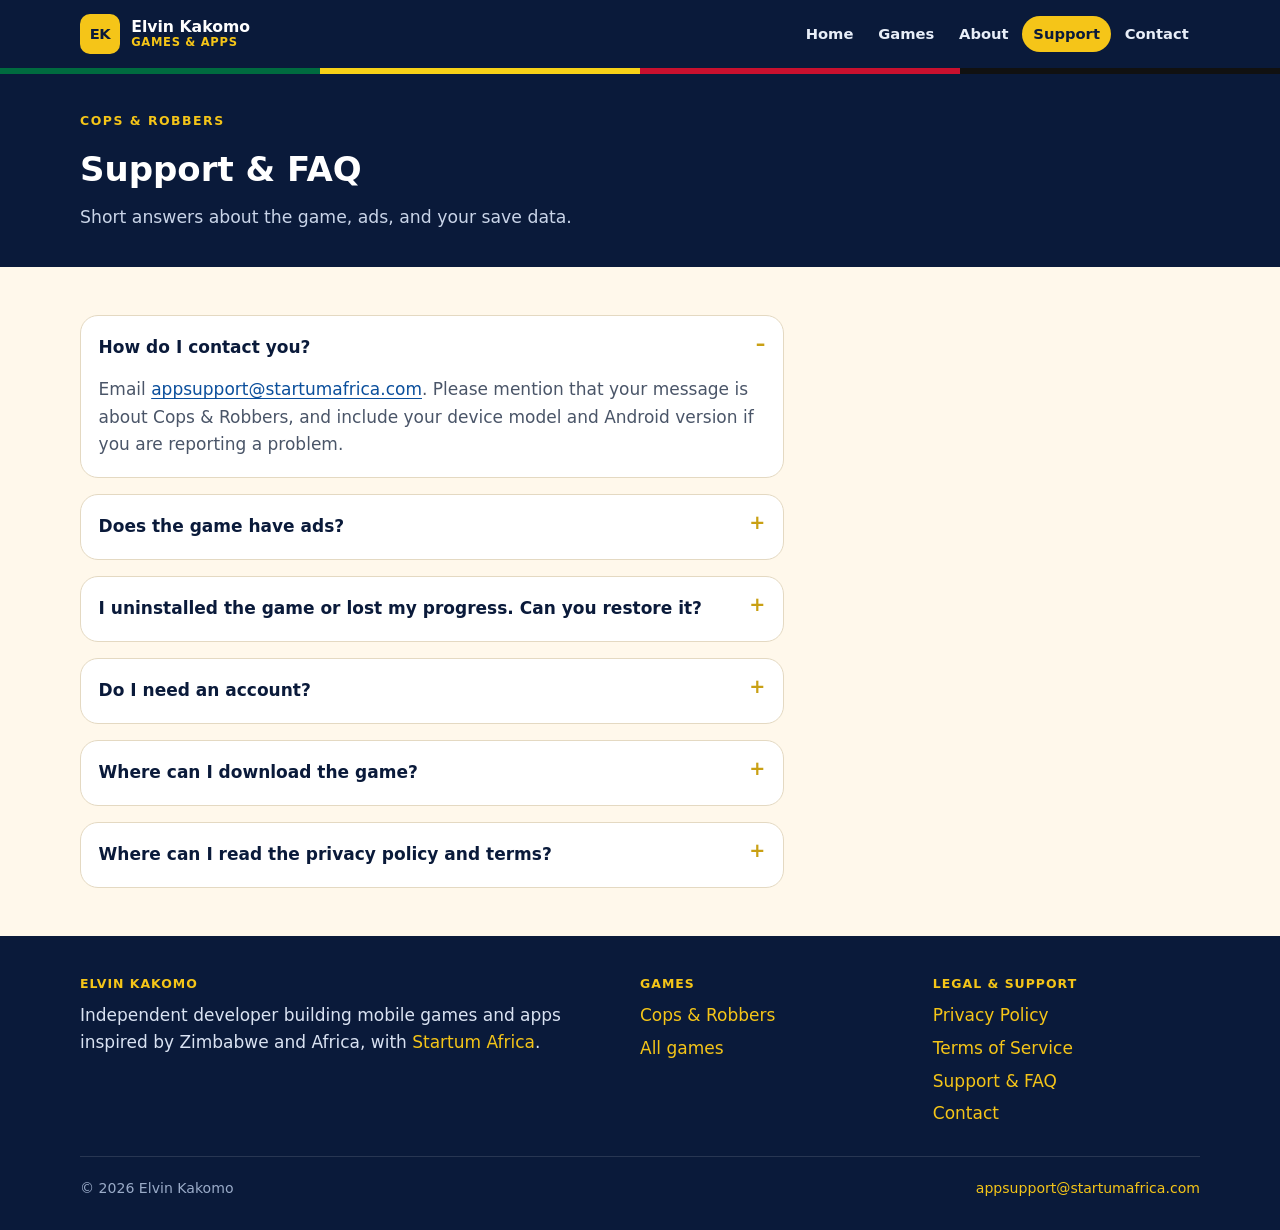
<file: support.html>
<!DOCTYPE html>
<html lang="en">
<head>
  <meta charset="utf-8">
  <meta name="viewport" content="width=device-width, initial-scale=1">
  <meta name="theme-color" content="#0A1A3A">
  <title>Support &amp; FAQ — Cops &amp; Robbers</title>
  <meta name="description" content="Help and FAQ for Cops & Robbers: contact, ads, local saves, and accounts. Email appsupport@startumafrica.com.">
  <link rel="canonical" href="https://elvinanesu.github.io/support.html">
  <link rel="icon" href="/assets/img/favicon.ico" sizes="any">
  <link rel="icon" type="image/png" sizes="32x32" href="/assets/img/favicon-32.png">
  <link rel="apple-touch-icon" href="/assets/img/apple-touch-icon.png">
  <meta property="og:type" content="website">
  <meta property="og:site_name" content="Elvin Kakomo · Games &amp; Apps">
  <meta property="og:title" content="Support &amp; FAQ — Cops &amp; Robbers">
  <meta property="og:description" content="Help and FAQ for Cops & Robbers: contact, ads, local saves, and accounts. Email appsupport@startumafrica.com.">
  <meta property="og:url" content="https://elvinanesu.github.io/support.html">
  <meta property="og:image" content="https://elvinanesu.github.io/assets/img/og-image.jpg">
  <meta property="og:image:width" content="1200">
  <meta property="og:image:height" content="630">
  <meta property="og:image:alt" content="Cops &amp; Robbers — a Zimbabwe-inspired endless runner">
  <meta name="twitter:card" content="summary_large_image">
  <meta name="twitter:title" content="Support &amp; FAQ — Cops &amp; Robbers">
  <meta name="twitter:description" content="Help and FAQ for Cops & Robbers: contact, ads, local saves, and accounts. Email appsupport@startumafrica.com.">
  <meta name="twitter:image" content="https://elvinanesu.github.io/assets/img/og-image.jpg">
  <link rel="stylesheet" href="/assets/css/style.css">
</head>
<body>
  <a class="skip" href="#main">Skip to content</a>
  <header class="site-header">
    <div class="wrap header-bar">
      <a class="brand" href="/">
        <span class="brand-mark" aria-hidden="true">EK</span>
        <span class="brand-text">
          <span class="brand-name">Elvin Kakomo</span>
          <span class="brand-tag">Games &amp; Apps</span>
        </span>
      </a>
      <nav class="nav" aria-label="Primary">
        <a href="/">Home</a>
        <a href="/games.html">Games</a>
        <a href="/about.html">About</a>
        <a href="/support.html" aria-current="page">Support</a>
        <a href="/contact.html">Contact</a>
      </nav>
    </div>
    <div class="flag-stripe" aria-hidden="true"></div>
  </header>

  <main id="main">
    <header class="page-hero">
      <div class="wrap">
        <p class="kicker">Cops &amp; Robbers</p>
        <h1>Support &amp; FAQ</h1>
        <p class="lede">Short answers about the game, ads, and your save data.</p>
      </div>
    </header>

    <section class="section">
      <div class="wrap"><div class="prose">
        <div class="faq">
          <details open>
            <summary>How do I contact you?</summary>
            <p>Email <a href="mailto:appsupport@startumafrica.com">appsupport@startumafrica.com</a>. Please mention that your message is about Cops &amp; Robbers, and include your device model and Android version if you are reporting a problem.</p>
          </details>
          <details>
            <summary>Does the game have ads?</summary>
            <p>Yes. Cops &amp; Robbers is free to play and is supported by ads. Watching an ad is always optional and can give you a reward, such as a free bribe, double coins, or free diamonds in the shop. An occasional full-screen ad may also appear between runs. There are no banner ads, no in-app purchases, and no “remove ads” product.</p>
          </details>
          <details>
            <summary>I uninstalled the game or lost my progress. Can you restore it?</summary>
            <p>Progress is saved only on your device — coins, diamonds, inventory, high scores and settings such as audio toggles. Uninstalling the app, clearing its data, or switching to a new device will reset that progress. There is no cloud save, so we cannot restore it from our side.</p>
          </details>
          <details>
            <summary>Do I need an account?</summary>
            <p>No. You can play without creating an account or signing in. The game does not ask for your name, email address or password.</p>
          </details>
          <details>
            <summary>Where can I download the game?</summary>
            <p>Cops &amp; Robbers is coming soon to Google Play. This page will be updated with a working store link when the listing is live.</p>
          </details>
          <details>
            <summary>Where can I read the privacy policy and terms?</summary>
            <p>See the <a href="/cops-and-robbers/privacy.html">Privacy Policy</a> and <a href="/cops-and-robbers/terms.html">Terms of Service</a>.</p>
          </details>
        </div>
      </div></div>
    </section>
  </main>
  <footer class="site-footer">
    <div class="wrap">
      <div class="footer-grid">
        <div>
          <h2>Elvin Kakomo</h2>
          <p>Independent developer building mobile games and apps inspired by Zimbabwe and Africa, with <a href="https://startumafrica.com">Startum Africa</a>.</p>
        </div>
        <div>
          <h2>Games</h2>
          <ul class="footer-links">
            <li><a href="/cops-and-robbers/">Cops &amp; Robbers</a></li>
            <li><a href="/games.html">All games</a></li>
          </ul>
        </div>
        <div>
          <h2>Legal &amp; support</h2>
          <ul class="footer-links">
            <li><a href="/cops-and-robbers/privacy.html">Privacy Policy</a></li>
            <li><a href="/cops-and-robbers/terms.html">Terms of Service</a></li>
            <li><a href="/support.html">Support &amp; FAQ</a></li>
            <li><a href="/contact.html">Contact</a></li>
          </ul>
        </div>
      </div>
      <div class="footer-bottom">
        <p>© 2026 Elvin Kakomo</p>
        <p><a href="mailto:appsupport@startumafrica.com">appsupport@startumafrica.com</a></p>
      </div>
    </div>
  </footer>
</body>
</html>
</file>
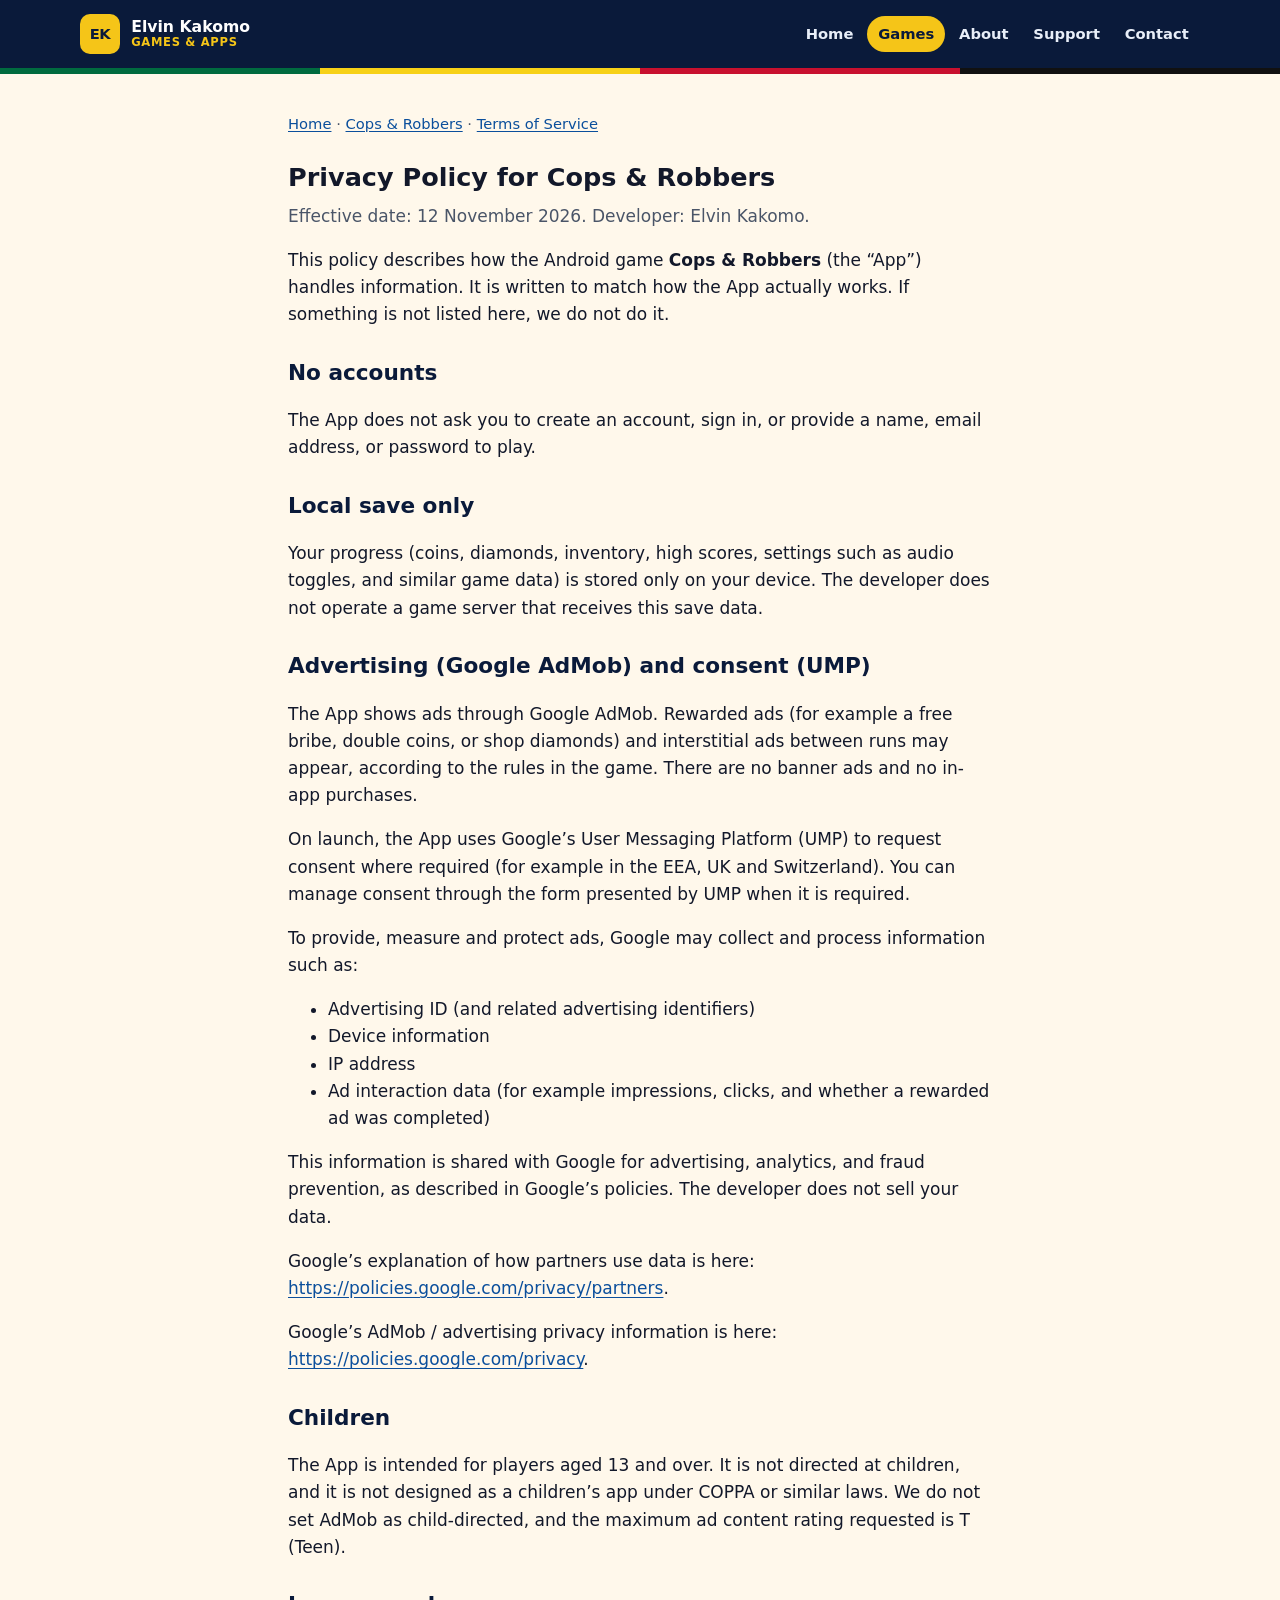
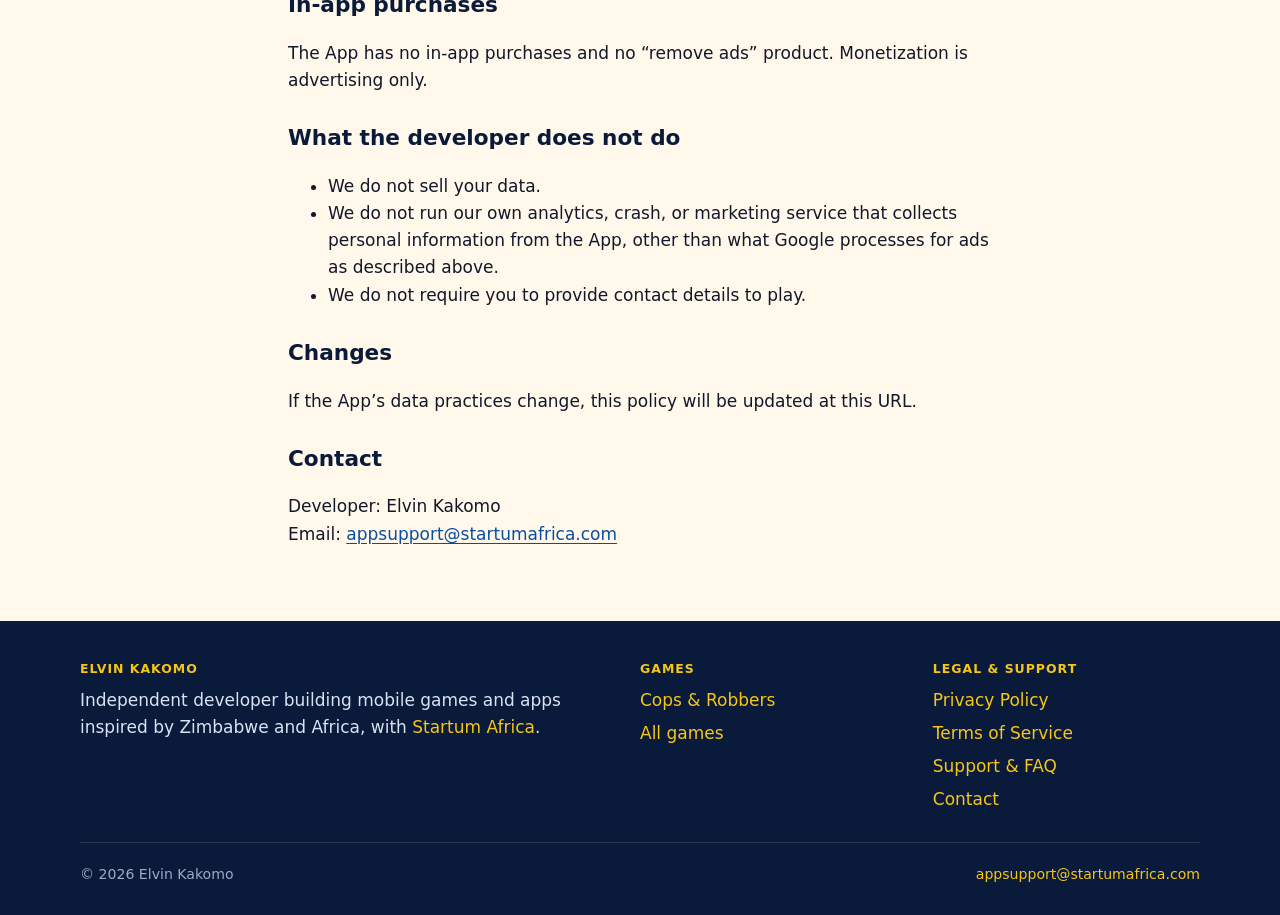
<file: cops-and-robbers/privacy.html>
<!DOCTYPE html>
<html lang="en">
<head>
  <meta charset="utf-8">
  <meta name="viewport" content="width=device-width, initial-scale=1">
  <meta name="theme-color" content="#0A1A3A">
  <title>Privacy Policy — Cops &amp; Robbers</title>
  <meta name="description" content="Privacy Policy for the Android game Cops & Robbers by Elvin Kakomo. How the app handles advertising, local saves, and your data.">
  <link rel="canonical" href="https://elvinanesu.github.io/cops-and-robbers/privacy.html">
  <link rel="icon" href="/assets/img/favicon.ico" sizes="any">
  <link rel="icon" type="image/png" sizes="32x32" href="/assets/img/favicon-32.png">
  <link rel="apple-touch-icon" href="/assets/img/apple-touch-icon.png">
  <meta property="og:type" content="website">
  <meta property="og:site_name" content="Elvin Kakomo · Games &amp; Apps">
  <meta property="og:title" content="Privacy Policy — Cops &amp; Robbers">
  <meta property="og:description" content="Privacy Policy for the Android game Cops & Robbers by Elvin Kakomo. How the app handles advertising, local saves, and your data.">
  <meta property="og:url" content="https://elvinanesu.github.io/cops-and-robbers/privacy.html">
  <meta property="og:image" content="https://elvinanesu.github.io/assets/img/og-image.jpg">
  <meta property="og:image:width" content="1200">
  <meta property="og:image:height" content="630">
  <meta property="og:image:alt" content="Cops &amp; Robbers — a Zimbabwe-inspired endless runner">
  <meta name="twitter:card" content="summary_large_image">
  <meta name="twitter:title" content="Privacy Policy — Cops &amp; Robbers">
  <meta name="twitter:description" content="Privacy Policy for the Android game Cops & Robbers by Elvin Kakomo. How the app handles advertising, local saves, and your data.">
  <meta name="twitter:image" content="https://elvinanesu.github.io/assets/img/og-image.jpg">
  <link rel="stylesheet" href="/assets/css/style.css">
</head>
<body>
  <a class="skip" href="#main">Skip to content</a>
  <header class="site-header">
    <div class="wrap header-bar">
      <a class="brand" href="/">
        <span class="brand-mark" aria-hidden="true">EK</span>
        <span class="brand-text">
          <span class="brand-name">Elvin Kakomo</span>
          <span class="brand-tag">Games &amp; Apps</span>
        </span>
      </a>
      <nav class="nav" aria-label="Primary">
        <a href="/">Home</a>
        <a href="/games.html" aria-current="page">Games</a>
        <a href="/about.html">About</a>
        <a href="/support.html">Support</a>
        <a href="/contact.html">Contact</a>
      </nav>
    </div>
    <div class="flag-stripe" aria-hidden="true"></div>
  </header>

  <main id="main">
    <article class="wrap legal">
      <p class="crumbs"><a href="/">Home</a> · <a href="/cops-and-robbers/">Cops &amp; Robbers</a> · <a href="terms.html">Terms of Service</a></p>
      <h1>Privacy Policy for Cops &amp; Robbers</h1>
      <p class="meta">Effective date: 12 November 2026. Developer: Elvin Kakomo.</p>

      <p>This policy describes how the Android game <strong>Cops &amp; Robbers</strong> (the “App”) handles information. It is written to match how the App actually works. If something is not listed here, we do not do it.</p>

      <h2>No accounts</h2>
      <p>The App does not ask you to create an account, sign in, or provide a name, email address, or password to play.</p>

      <h2>Local save only</h2>
      <p>Your progress (coins, diamonds, inventory, high scores, settings such as audio toggles, and similar game data) is stored only on your device. The developer does not operate a game server that receives this save data.</p>

      <h2>Advertising (Google AdMob) and consent (UMP)</h2>
      <p>The App shows ads through Google AdMob. Rewarded ads (for example a free bribe, double coins, or shop diamonds) and interstitial ads between runs may appear, according to the rules in the game. There are no banner ads and no in-app purchases.</p>
      <p>On launch, the App uses Google’s User Messaging Platform (UMP) to request consent where required (for example in the EEA, UK and Switzerland). You can manage consent through the form presented by UMP when it is required.</p>
      <p>To provide, measure and protect ads, Google may collect and process information such as:</p>
      <ul>
        <li>Advertising ID (and related advertising identifiers)</li>
        <li>Device information</li>
        <li>IP address</li>
        <li>Ad interaction data (for example impressions, clicks, and whether a rewarded ad was completed)</li>
      </ul>
      <p>This information is shared with Google for advertising, analytics, and fraud prevention, as described in Google’s policies. The developer does not sell your data.</p>
      <p>Google’s explanation of how partners use data is here: <a href="https://policies.google.com/privacy/partners">https://policies.google.com/privacy/partners</a>.</p>
      <p>Google’s AdMob / advertising privacy information is here: <a href="https://policies.google.com/privacy">https://policies.google.com/privacy</a>.</p>

      <h2>Children</h2>
      <p>The App is intended for players aged 13 and over. It is not directed at children, and it is not designed as a children’s app under COPPA or similar laws. We do not set AdMob as child-directed, and the maximum ad content rating requested is T (Teen).</p>

      <h2>In-app purchases</h2>
      <p>The App has no in-app purchases and no “remove ads” product. Monetization is advertising only.</p>

      <h2>What the developer does not do</h2>
      <ul>
        <li>We do not sell your data.</li>
        <li>We do not run our own analytics, crash, or marketing service that collects personal information from the App, other than what Google processes for ads as described above.</li>
        <li>We do not require you to provide contact details to play.</li>
      </ul>

      <h2>Changes</h2>
      <p>If the App’s data practices change, this policy will be updated at this URL.</p>

      <h2>Contact</h2>
      <p>Developer: Elvin Kakomo<br>
      Email: <a href="mailto:appsupport@startumafrica.com">appsupport@startumafrica.com</a></p>
    </article>
  </main>
  <footer class="site-footer">
    <div class="wrap">
      <div class="footer-grid">
        <div>
          <h2>Elvin Kakomo</h2>
          <p>Independent developer building mobile games and apps inspired by Zimbabwe and Africa, with <a href="https://startumafrica.com">Startum Africa</a>.</p>
        </div>
        <div>
          <h2>Games</h2>
          <ul class="footer-links">
            <li><a href="/cops-and-robbers/">Cops &amp; Robbers</a></li>
            <li><a href="/games.html">All games</a></li>
          </ul>
        </div>
        <div>
          <h2>Legal &amp; support</h2>
          <ul class="footer-links">
            <li><a href="/cops-and-robbers/privacy.html">Privacy Policy</a></li>
            <li><a href="/cops-and-robbers/terms.html">Terms of Service</a></li>
            <li><a href="/support.html">Support &amp; FAQ</a></li>
            <li><a href="/contact.html">Contact</a></li>
          </ul>
        </div>
      </div>
      <div class="footer-bottom">
        <p>© 2026 Elvin Kakomo</p>
        <p><a href="mailto:appsupport@startumafrica.com">appsupport@startumafrica.com</a></p>
      </div>
    </div>
  </footer>
</body>
</html>
</file>
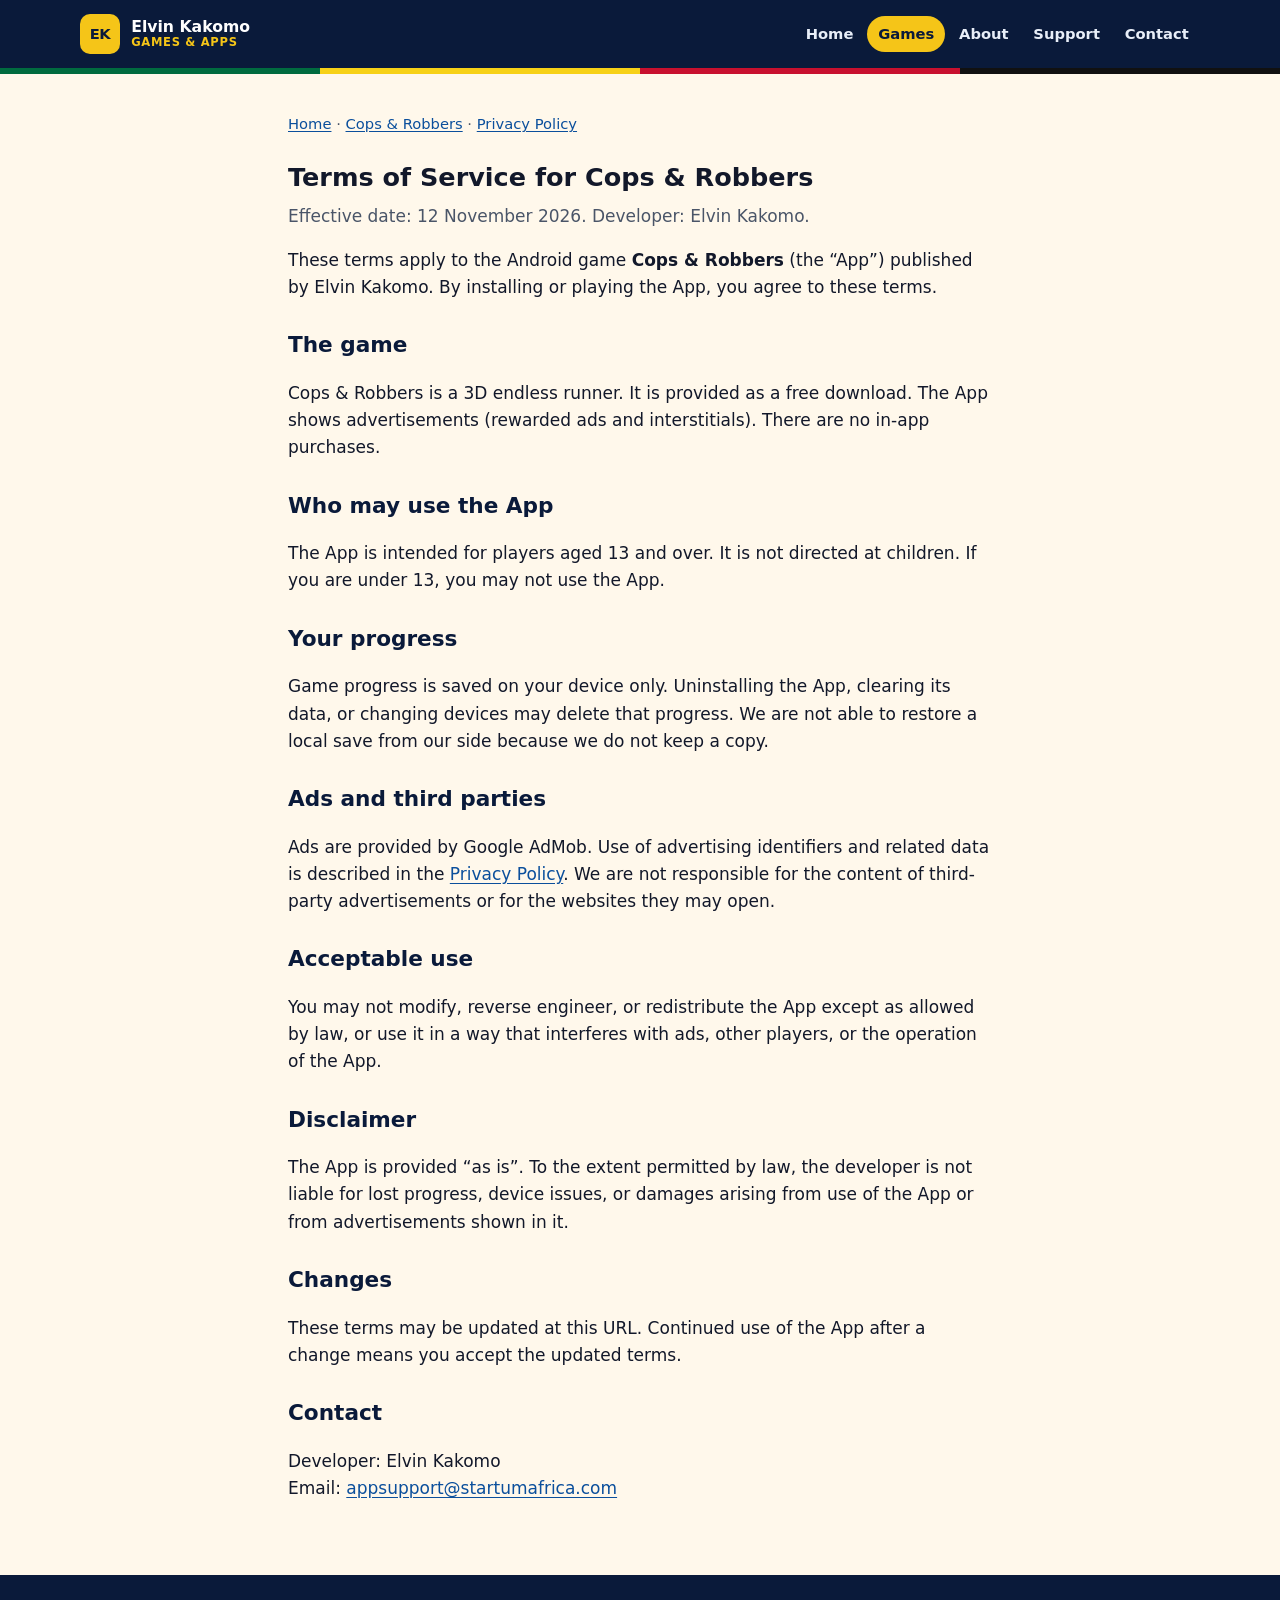
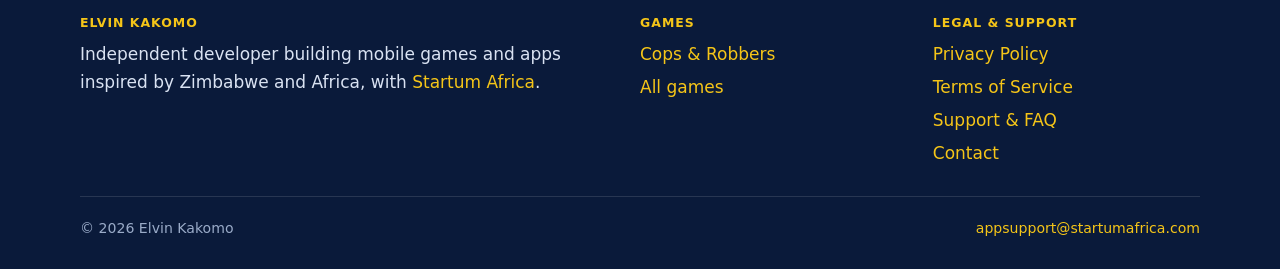
<file: cops-and-robbers/terms.html>
<!DOCTYPE html>
<html lang="en">
<head>
  <meta charset="utf-8">
  <meta name="viewport" content="width=device-width, initial-scale=1">
  <meta name="theme-color" content="#0A1A3A">
  <title>Terms of Service — Cops &amp; Robbers</title>
  <meta name="description" content="Terms of Service for the Android game Cops & Robbers by Elvin Kakomo.">
  <link rel="canonical" href="https://elvinanesu.github.io/cops-and-robbers/terms.html">
  <link rel="icon" href="/assets/img/favicon.ico" sizes="any">
  <link rel="icon" type="image/png" sizes="32x32" href="/assets/img/favicon-32.png">
  <link rel="apple-touch-icon" href="/assets/img/apple-touch-icon.png">
  <meta property="og:type" content="website">
  <meta property="og:site_name" content="Elvin Kakomo · Games &amp; Apps">
  <meta property="og:title" content="Terms of Service — Cops &amp; Robbers">
  <meta property="og:description" content="Terms of Service for the Android game Cops & Robbers by Elvin Kakomo.">
  <meta property="og:url" content="https://elvinanesu.github.io/cops-and-robbers/terms.html">
  <meta property="og:image" content="https://elvinanesu.github.io/assets/img/og-image.jpg">
  <meta property="og:image:width" content="1200">
  <meta property="og:image:height" content="630">
  <meta property="og:image:alt" content="Cops &amp; Robbers — a Zimbabwe-inspired endless runner">
  <meta name="twitter:card" content="summary_large_image">
  <meta name="twitter:title" content="Terms of Service — Cops &amp; Robbers">
  <meta name="twitter:description" content="Terms of Service for the Android game Cops & Robbers by Elvin Kakomo.">
  <meta name="twitter:image" content="https://elvinanesu.github.io/assets/img/og-image.jpg">
  <link rel="stylesheet" href="/assets/css/style.css">
</head>
<body>
  <a class="skip" href="#main">Skip to content</a>
  <header class="site-header">
    <div class="wrap header-bar">
      <a class="brand" href="/">
        <span class="brand-mark" aria-hidden="true">EK</span>
        <span class="brand-text">
          <span class="brand-name">Elvin Kakomo</span>
          <span class="brand-tag">Games &amp; Apps</span>
        </span>
      </a>
      <nav class="nav" aria-label="Primary">
        <a href="/">Home</a>
        <a href="/games.html" aria-current="page">Games</a>
        <a href="/about.html">About</a>
        <a href="/support.html">Support</a>
        <a href="/contact.html">Contact</a>
      </nav>
    </div>
    <div class="flag-stripe" aria-hidden="true"></div>
  </header>

  <main id="main">
    <article class="wrap legal">
      <p class="crumbs"><a href="/">Home</a> · <a href="/cops-and-robbers/">Cops &amp; Robbers</a> · <a href="privacy.html">Privacy Policy</a></p>
      <h1>Terms of Service for Cops &amp; Robbers</h1>
      <p class="meta">Effective date: 12 November 2026. Developer: Elvin Kakomo.</p>

      <p>These terms apply to the Android game <strong>Cops &amp; Robbers</strong> (the “App”) published by Elvin Kakomo. By installing or playing the App, you agree to these terms.</p>

      <h2>The game</h2>
      <p>Cops &amp; Robbers is a 3D endless runner. It is provided as a free download. The App shows advertisements (rewarded ads and interstitials). There are no in-app purchases.</p>

      <h2>Who may use the App</h2>
      <p>The App is intended for players aged 13 and over. It is not directed at children. If you are under 13, you may not use the App.</p>

      <h2>Your progress</h2>
      <p>Game progress is saved on your device only. Uninstalling the App, clearing its data, or changing devices may delete that progress. We are not able to restore a local save from our side because we do not keep a copy.</p>

      <h2>Ads and third parties</h2>
      <p>Ads are provided by Google AdMob. Use of advertising identifiers and related data is described in the <a href="privacy.html">Privacy Policy</a>. We are not responsible for the content of third-party advertisements or for the websites they may open.</p>

      <h2>Acceptable use</h2>
      <p>You may not modify, reverse engineer, or redistribute the App except as allowed by law, or use it in a way that interferes with ads, other players, or the operation of the App.</p>

      <h2>Disclaimer</h2>
      <p>The App is provided “as is”. To the extent permitted by law, the developer is not liable for lost progress, device issues, or damages arising from use of the App or from advertisements shown in it.</p>

      <h2>Changes</h2>
      <p>These terms may be updated at this URL. Continued use of the App after a change means you accept the updated terms.</p>

      <h2>Contact</h2>
      <p>Developer: Elvin Kakomo<br>
      Email: <a href="mailto:appsupport@startumafrica.com">appsupport@startumafrica.com</a></p>
    </article>
  </main>
  <footer class="site-footer">
    <div class="wrap">
      <div class="footer-grid">
        <div>
          <h2>Elvin Kakomo</h2>
          <p>Independent developer building mobile games and apps inspired by Zimbabwe and Africa, with <a href="https://startumafrica.com">Startum Africa</a>.</p>
        </div>
        <div>
          <h2>Games</h2>
          <ul class="footer-links">
            <li><a href="/cops-and-robbers/">Cops &amp; Robbers</a></li>
            <li><a href="/games.html">All games</a></li>
          </ul>
        </div>
        <div>
          <h2>Legal &amp; support</h2>
          <ul class="footer-links">
            <li><a href="/cops-and-robbers/privacy.html">Privacy Policy</a></li>
            <li><a href="/cops-and-robbers/terms.html">Terms of Service</a></li>
            <li><a href="/support.html">Support &amp; FAQ</a></li>
            <li><a href="/contact.html">Contact</a></li>
          </ul>
        </div>
      </div>
      <div class="footer-bottom">
        <p>© 2026 Elvin Kakomo</p>
        <p><a href="mailto:appsupport@startumafrica.com">appsupport@startumafrica.com</a></p>
      </div>
    </div>
  </footer>
</body>
</html>
</file>
<file: assets/css/style.css>
/* Elvin Kakomo · Games & Apps — shared studio styles */
:root {
  --navy: #0a1a3a;
  --navy-2: #132a5c;
  --navy-3: #1c3a73;
  --ink: #12182a;
  --muted: #4a5568;
  --gold: #f5c518;
  --gold-soft: #ffe36a;
  --gold-deep: #c9a014;
  --cream: #fff8eb;
  --cream-2: #f3ead6;
  --card: #ffffff;
  --line: #e4d9c2;
  --flag-green: #006b3f;
  --flag-yellow: #f7d117;
  --flag-red: #c8102e;
  --flag-black: #111111;
  --link: #0b4f9c;
  --danger: #c8102e;
  --radius: 18px;
  --shadow: 0 10px 30px rgba(10, 26, 58, 0.12);
  --shadow-lg: 0 22px 50px rgba(10, 26, 58, 0.18);
  --header-h: 4.25rem;
  --font: "Segoe UI", "Avenir Next", "Helvetica Neue", ui-sans-serif, system-ui, sans-serif;
  --max: 1120px;
  --focus: 0 0 0 3px var(--cream), 0 0 0 6px var(--gold);
}

*,
*::before,
*::after { box-sizing: border-box; }

html { scroll-behavior: smooth; }

html:focus-within { scroll-behavior: smooth; }

@media (prefers-reduced-motion: reduce) {
  html { scroll-behavior: auto; }
  *, *::before, *::after {
    animation-duration: 0.01ms !important;
    animation-iteration-count: 1 !important;
    transition-duration: 0.01ms !important;
    scroll-behavior: auto !important;
  }
}

body {
  margin: 0;
  font-family: var(--font);
  font-size: 1.0625rem;
  line-height: 1.6;
  color: var(--ink);
  background: var(--cream);
  min-height: 100vh;
  display: flex;
  flex-direction: column;
}

img { max-width: 100%; height: auto; display: block; }

a { color: var(--link); text-underline-offset: 0.15em; }

a:hover { color: var(--navy-2); }

:focus-visible {
  outline: 3px solid var(--gold);
  outline-offset: 3px;
}

.skip {
  position: absolute;
  left: 0.75rem;
  top: -3.5rem;
  z-index: 100;
  background: var(--gold);
  color: var(--navy);
  font-weight: 700;
  padding: 0.5rem 0.9rem;
  border-radius: 8px;
  text-decoration: none;
}

.skip:focus { top: 0.75rem; }

.wrap {
  width: min(var(--max), calc(100% - 2rem));
  margin-inline: auto;
}

/* ---------- Header ---------- */
.site-header {
  background: var(--navy);
  color: #fff;
  position: sticky;
  top: 0;
  z-index: 50;
}

.header-bar {
  display: flex;
  align-items: center;
  justify-content: space-between;
  gap: 1rem;
  min-height: var(--header-h);
  flex-wrap: wrap;
  padding: 0.55rem 0;
}

.brand {
  display: flex;
  align-items: center;
  gap: 0.7rem;
  text-decoration: none;
  color: #fff;
  min-width: 0;
}

.brand:hover { color: #fff; }

.brand-mark {
  flex: 0 0 auto;
  width: 2.5rem;
  height: 2.5rem;
  border-radius: 10px;
  background: var(--gold);
  color: var(--navy);
  font-weight: 800;
  font-size: 0.92rem;
  letter-spacing: -0.03em;
  display: grid;
  place-items: center;
  line-height: 1;
}

.brand-text { display: flex; flex-direction: column; line-height: 1.15; }

.brand-name { font-weight: 700; font-size: 0.98rem; }

.brand-tag {
  font-size: 0.72rem;
  letter-spacing: 0.06em;
  text-transform: uppercase;
  color: var(--gold);
  font-weight: 650;
}

.nav {
  display: flex;
  flex-wrap: wrap;
  gap: 0.15rem 0.15rem;
}

.nav a {
  color: #e8eef8;
  text-decoration: none;
  font-weight: 600;
  font-size: 0.92rem;
  padding: 0.4rem 0.7rem;
  border-radius: 999px;
}

.nav a:hover { background: rgba(255, 255, 255, 0.08); color: #fff; }

.nav a[aria-current="page"] {
  background: var(--gold);
  color: var(--navy);
}

.flag-stripe {
  height: 6px;
  background: linear-gradient(
    90deg,
    var(--flag-green) 0 25%,
    var(--flag-yellow) 25% 50%,
    var(--flag-red) 50% 75%,
    var(--flag-black) 75% 100%
  );
}

/* ---------- Footer ---------- */
.site-footer {
  margin-top: auto;
  background: var(--navy);
  color: #d9e2f2;
  padding: 2.4rem 0 1.6rem;
}

.footer-grid {
  display: grid;
  gap: 1.6rem;
}

.site-footer a { color: var(--gold); text-decoration: none; }

.site-footer a:hover { text-decoration: underline; color: var(--gold-soft); }

.site-footer h2 {
  margin: 0 0 0.5rem;
  font-size: 0.78rem;
  letter-spacing: 0.08em;
  text-transform: uppercase;
  color: var(--gold);
}

.site-footer p { margin: 0.25rem 0; }

.footer-links {
  list-style: none;
  margin: 0;
  padding: 0;
  display: flex;
  flex-direction: column;
  gap: 0.35rem;
}

.footer-bottom {
  margin-top: 1.8rem;
  padding-top: 1rem;
  border-top: 1px solid rgba(255, 255, 255, 0.12);
  font-size: 0.88rem;
  color: #9aabc8;
  display: flex;
  flex-wrap: wrap;
  gap: 0.4rem 1rem;
  justify-content: space-between;
}

/* ---------- Buttons ---------- */
.btn {
  display: inline-flex;
  align-items: center;
  justify-content: center;
  gap: 0.45rem;
  font: inherit;
  font-weight: 700;
  font-size: 0.98rem;
  line-height: 1.2;
  text-decoration: none;
  border-radius: 999px;
  padding: 0.75rem 1.25rem;
  border: 2px solid transparent;
  cursor: pointer;
}

.btn-gold {
  background: var(--gold);
  color: var(--navy);
}

.btn-gold:hover { background: var(--gold-soft); color: var(--navy); }

.btn-ghost {
  background: transparent;
  color: #fff;
  border-color: rgba(255, 255, 255, 0.45);
}

.btn-ghost:hover { background: rgba(255, 255, 255, 0.08); color: #fff; }

.btn-navy {
  background: var(--navy);
  color: #fff;
}

.btn-navy:hover { background: var(--navy-2); color: #fff; }

.btn-play {
  background: var(--gold);
  color: var(--navy);
  min-width: 16rem;
}

/* Easy to re-enable: remove .is-disabled, aria-disabled and tabindex="-1". */
.btn-play.is-disabled,
a.btn-play[aria-disabled="true"] {
  pointer-events: none;
  cursor: not-allowed;
  background: #d9c98a;
  color: #3d3520;
  box-shadow: none;
  opacity: 0.95;
}

.actions { display: flex; flex-wrap: wrap; gap: 0.7rem; }

/* ---------- Hero ---------- */
.hero {
  background:
    radial-gradient(1200px 400px at 80% -10%, rgba(245, 197, 24, 0.18), transparent 55%),
    linear-gradient(180deg, var(--navy) 0%, #0c224d 70%, #10284f 100%);
  color: #fff;
  padding: 2.4rem 0 3rem;
}

.hero-grid {
  display: grid;
  gap: 2rem;
  align-items: center;
}

.kicker {
  display: inline-block;
  margin: 0 0 0.7rem;
  font-size: 0.78rem;
  font-weight: 700;
  letter-spacing: 0.12em;
  text-transform: uppercase;
  color: var(--gold);
}

.hero h1 {
  margin: 0 0 0.8rem;
  font-size: clamp(2rem, 6vw, 3.35rem);
  line-height: 1.08;
  letter-spacing: -0.03em;
}

.hero .lead {
  margin: 0 0 1.4rem;
  font-size: 1.12rem;
  color: #d5deee;
  max-width: 38rem;
}

.hero-art {
  justify-self: center;
  width: min(100%, 22rem);
}

.hero-art img {
  width: 100%;
  border-radius: 28px;
  box-shadow: var(--shadow-lg);
  background: #0b1c40;
}

/* ---------- Page sections ---------- */
main { flex: 1 0 auto; }

.section { padding: 3rem 0; }

.section-head {
  display: flex;
  align-items: end;
  justify-content: space-between;
  gap: 1rem;
  flex-wrap: wrap;
  margin-bottom: 1.4rem;
}

.section h1,
.page-title {
  margin: 0 0 0.6rem;
  font-size: clamp(1.8rem, 4vw, 2.5rem);
  letter-spacing: -0.03em;
  line-height: 1.15;
  color: var(--navy);
}

.section h2,
.legal h2 {
  margin: 0 0 0.7rem;
  font-size: 1.35rem;
  color: var(--navy);
}

.section h3 { margin: 0 0 0.4rem; color: var(--navy); font-size: 1.05rem; }

.lede {
  margin: 0 0 1.2rem;
  color: var(--muted);
  font-size: 1.08rem;
  max-width: 42rem;
}

.page-hero {
  background: var(--navy);
  color: #fff;
  padding: 2rem 0 2.2rem;
}

.page-hero h1 { color: #fff; margin: 0 0 0.45rem; }

.page-hero .lede { color: #c9d4e8; margin: 0; }

/* ---------- Cards ---------- */
.feature-card {
  display: grid;
  background: var(--card);
  border: 1px solid var(--line);
  border-radius: calc(var(--radius) + 6px);
  overflow: hidden;
  box-shadow: var(--shadow);
}

.feature-card .art { background: var(--navy); }

.feature-card .art img { width: 100%; }

.feature-card .body {
  padding: 1.25rem 1.3rem 1.5rem;
  display: grid;
  gap: 0.7rem;
  align-content: start;
}

.feature-card .title-row {
  display: flex;
  gap: 0.85rem;
  align-items: center;
}

.feature-card .title-row img {
  width: 3.5rem;
  height: 3.5rem;
  border-radius: 14px;
  box-shadow: 0 4px 12px rgba(10, 26, 58, 0.2);
}

.feature-card h2,
.feature-card h3 { margin: 0; }

.feature-card p { margin: 0; color: var(--muted); }

.badge {
  display: inline-block;
  font-size: 0.7rem;
  font-weight: 800;
  letter-spacing: 0.05em;
  text-transform: uppercase;
  background: var(--cream-2);
  color: var(--navy);
  border-radius: 999px;
  padding: 0.22rem 0.58rem;
  white-space: nowrap;
}

.badge-soon {
  background: var(--gold);
  color: var(--navy);
}

/* ---------- Feature lists / zones ---------- */
.grid-3,
.grid-2,
.faq {
  display: grid;
  gap: 1rem;
}

.panel {
  background: var(--card);
  border: 1px solid var(--line);
  border-radius: var(--radius);
  padding: 1.15rem 1.2rem 1.25rem;
  box-shadow: 0 6px 18px rgba(10, 26, 58, 0.06);
}

.panel p:last-child { margin-bottom: 0; }

.icon-list {
  list-style: none;
  margin: 0;
  padding: 0;
  display: grid;
  gap: 0.85rem;
}

.icon-list li {
  background: var(--card);
  border: 1px solid var(--line);
  border-radius: var(--radius);
  padding: 1rem 1.1rem 1rem 1.15rem;
}

.icon-list strong { display: block; color: var(--navy); margin-bottom: 0.15rem; }

.icon-list span { color: var(--muted); }

/* ---------- Gallery ---------- */
.gallery {
  list-style: none;
  margin: 0;
  padding: 0;
  display: grid;
  grid-template-columns: repeat(2, 1fr);
  gap: 0.9rem;
}

.gallery figure { margin: 0; }

.gallery img {
  width: 100%;
  border-radius: 22px;
  box-shadow: var(--shadow);
  background: #111;
  border: 3px solid var(--navy);
}

.gallery figcaption {
  margin-top: 0.45rem;
  text-align: center;
  font-size: 0.85rem;
  font-weight: 650;
  color: var(--muted);
}

/* ---------- Game page banner ---------- */
.game-banner {
  position: relative;
  background: var(--navy);
  overflow: hidden;
}

.game-banner img.banner {
  width: 100%;
  height: auto;
  display: block;
}

.game-intro {
  display: grid;
  gap: 1rem;
  margin-top: -2.2rem;
  position: relative;
  z-index: 2;
}

.game-intro .card {
  background: var(--card);
  border-radius: calc(var(--radius) + 4px);
  border: 1px solid var(--line);
  box-shadow: var(--shadow-lg);
  padding: 1.2rem;
  display: grid;
  gap: 1rem;
}

.game-identity {
  display: flex;
  gap: 1rem;
  align-items: center;
}

.game-identity img {
  width: 5.5rem;
  height: 5.5rem;
  border-radius: 20px;
  box-shadow: var(--shadow);
  background: var(--navy);
  flex: 0 0 auto;
}

.game-identity h1 { margin: 0 0 0.35rem; font-size: clamp(1.5rem, 4vw, 2.1rem); }

.pkg {
  font-family: ui-monospace, "Cascadia Code", "Segoe UI Mono", Menlo, Consolas, monospace;
  font-size: 0.75rem;
  color: var(--muted);
  overflow-wrap: anywhere;
}

.note {
  font-size: 0.92rem;
  color: var(--muted);
  margin: 0;
}

/* ---------- Contact ---------- */
.contact-list {
  list-style: none;
  margin: 0;
  padding: 0;
  display: grid;
  gap: 0.8rem;
}

.contact-list li {
  background: var(--card);
  border: 1px solid var(--line);
  border-radius: var(--radius);
  padding: 1.1rem 1.2rem;
}

.contact-list dt,
.contact-list .label {
  font-size: 0.78rem;
  font-weight: 700;
  letter-spacing: 0.06em;
  text-transform: uppercase;
  color: var(--muted);
  margin: 0 0 0.2rem;
}

.contact-list a { font-weight: 700; font-size: 1.1rem; text-decoration: none; }

.contact-list a:hover { text-decoration: underline; }

/* ---------- FAQ ---------- */
.faq details {
  background: var(--card);
  border: 1px solid var(--line);
  border-radius: var(--radius);
  padding: 0.2rem 1.1rem;
}

.faq summary {
  cursor: pointer;
  font-weight: 700;
  color: var(--navy);
  padding: 0.95rem 0;
  list-style: none;
}

.faq summary::-webkit-details-marker { display: none; }

.faq summary::after {
  content: "+";
  float: right;
  color: var(--gold-deep);
  font-weight: 800;
  font-size: 1.2rem;
  line-height: 1;
}

.faq details[open] summary::after { content: "–"; }

.faq details p { margin: 0 0 1rem; color: var(--muted); }

/* ---------- Legal ---------- */
.legal {
  max-width: 44rem;
  padding: 2.4rem 0 3.5rem;
}

.legal .crumbs {
  font-size: 0.92rem;
  margin: 0 0 1rem;
  color: var(--muted);
}

.legal .crumbs a { color: var(--link); }

.legal .meta { color: var(--muted); margin-top: 0; }

.legal h1 { margin-bottom: 0.3rem; }

.legal h2 { margin-top: 1.7rem; }

/* ---------- Utilities ---------- */
.muted { color: var(--muted); }

.center { text-align: center; }

.sr-only {
  position: absolute;
  width: 1px;
  height: 1px;
  padding: 0;
  margin: -1px;
  overflow: hidden;
  clip: rect(0, 0, 0, 0);
  white-space: nowrap;
  border: 0;
}

/* ---------- Responsive ---------- */
@media (min-width: 640px) {
  .gallery { grid-template-columns: repeat(3, 1fr); }
  .grid-2 { grid-template-columns: 1fr 1fr; }
  .footer-grid { grid-template-columns: 2fr 1fr 1fr; }
}

@media (min-width: 860px) {
  .hero { padding: 3.2rem 0 3.6rem; }
  .hero-grid { grid-template-columns: 1.15fr 0.85fr; gap: 3rem; }
  .feature-card { grid-template-columns: 1.35fr 1fr; }
  .feature-card.feature-card-rev { grid-template-columns: 1fr 1.35fr; }
  .feature-card.feature-card-rev .art { order: 2; }
  .grid-3 { grid-template-columns: repeat(3, 1fr); }
  .gallery { grid-template-columns: repeat(4, 1fr); gap: 1.1rem; }
  .gallery li:last-child:nth-child(7) { grid-column: auto; }
  .game-intro .card {
    grid-template-columns: 1fr auto;
    align-items: center;
    padding: 1.4rem 1.5rem;
  }
  .header-bar { flex-wrap: nowrap; }
}

@media (min-width: 1100px) {
  .gallery { grid-template-columns: repeat(7, 1fr); }
}

.prose { max-width: 44rem; }

.btn-outline {
  background: transparent;
  color: var(--navy);
  border-color: var(--line);
}
.btn-outline:hover { background: var(--cream-2); color: var(--navy); }

.hero .kicker a { color: var(--gold); text-decoration: none; }
.hero .kicker a:hover { text-decoration: underline; color: var(--gold-soft); }

.game-identity > div { min-width: 0; flex: 1 1 12rem; }

/* Mobile: brand on top, all five nav links on one even row */
@media (max-width: 800px) {
  .header-bar {
    flex-direction: column;
    align-items: stretch;
    gap: 0.3rem;
    padding: 0.65rem 0 0.4rem;
  }
  .nav {
    width: 100%;
    justify-content: space-between;
    gap: 0;
  }
  .nav a {
    text-align: center;
    padding: 0.38rem 0.25rem;
    font-size: 0.8rem;
    flex: 1 1 0;
  }
}

/* Mobile gallery: horizontal snap scroll, no orphan tile */
@media (max-width: 639px) {
  .gallery {
    display: flex;
    overflow-x: auto;
    scroll-snap-type: x mandatory;
    gap: 0.8rem;
    padding-bottom: 0.5rem;
    grid-template-columns: none;
    -webkit-overflow-scrolling: touch;
  }
  .gallery li {
    flex: 0 0 58%;
    scroll-snap-align: start;
  }
}
</file>
